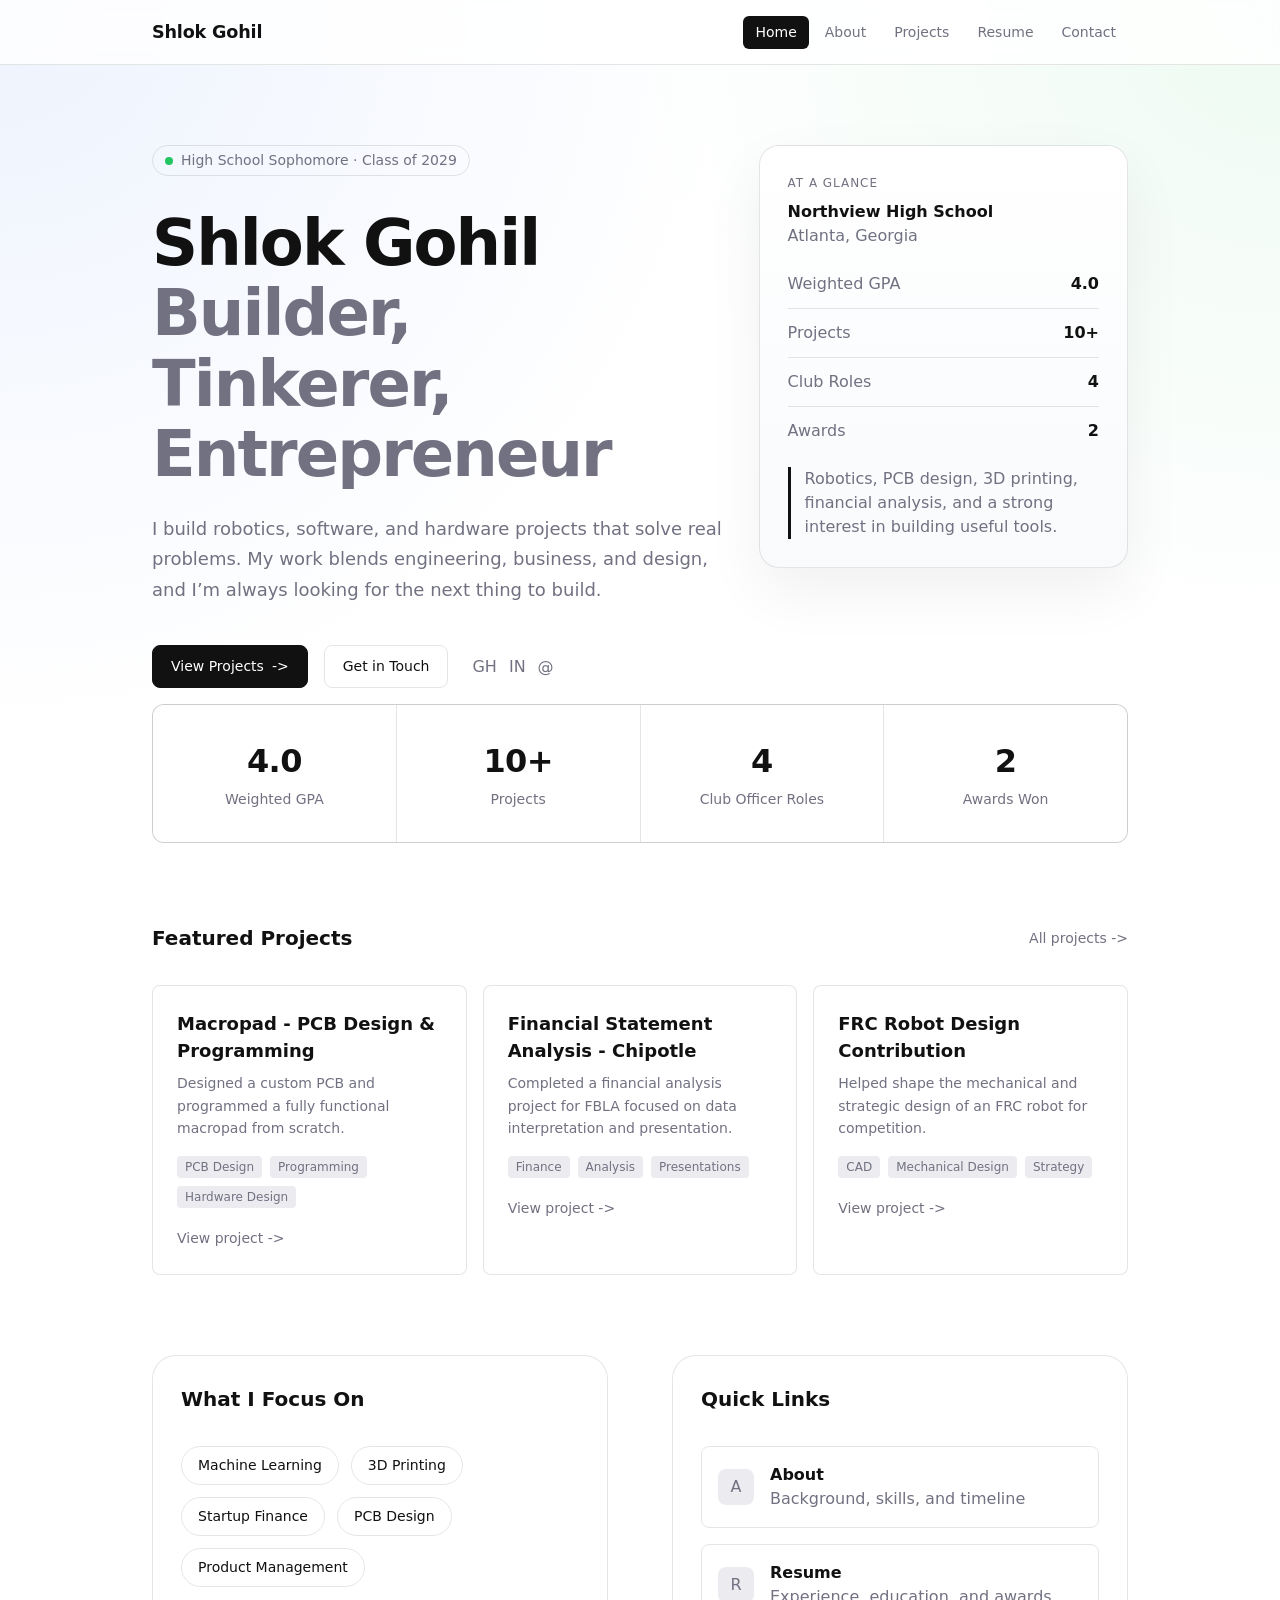
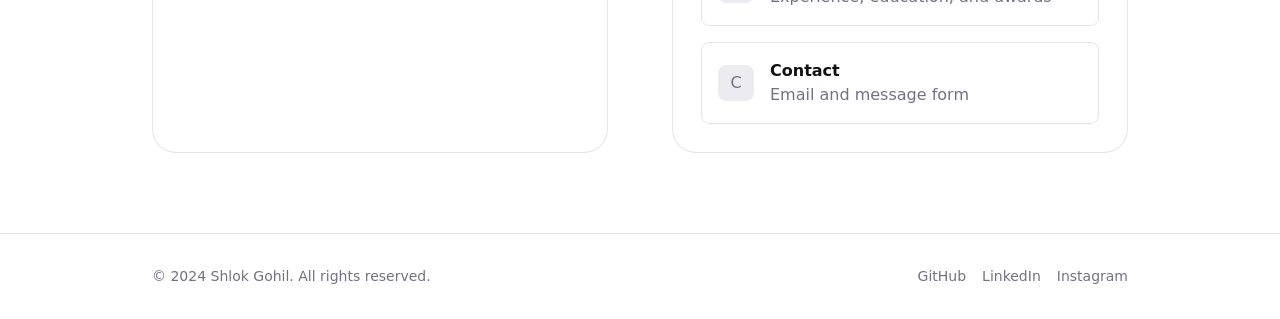
<file: index.html>
<!DOCTYPE html>
<html lang="en">
  <head>
    <meta charset="UTF-8" />
    <meta name="viewport" content="width=device-width, initial-scale=1.0" />
    <title>Shlok Gohil | Student Portfolio</title>
    <meta
      name="description"
      content="A student portfolio for Shlok Gohil with separate pages for about, projects, resume, and contact."
    />
    <link rel="stylesheet" href="styles.css" />
  </head>
  <body>
    <div class="page">
      <header class="site-header">
        <nav class="nav" aria-label="Main navigation">
          <a href="index.html" class="brand">Shlok Gohil</a>
          <ul class="nav-links">
            <li><a href="index.html" class="active">Home</a></li>
            <li><a href="about.html">About</a></li>
            <li><a href="projects.html">Projects</a></li>
            <li><a href="resume.html">Resume</a></li>
            <li><a href="contact.html">Contact</a></li>
          </ul>
        </nav>
      </header>

      <main>
        <section class="section hero">
          <div class="hero-grid">
            <div>
              <div class="eyebrow"><span class="dot"></span>High School Sophomore &middot; Class of 2029</div>
              <h1>Shlok Gohil<br /><span class="muted">Builder, Tinkerer, Entrepreneur</span></h1>
              <p class="lead">
                I build robotics, software, and hardware projects that solve real problems. My work blends engineering,
                business, and design, and I’m always looking for the next thing to build.
              </p>
              <div class="actions">
                <a class="button button-primary" href="projects.html">View Projects <span aria-hidden="true">-&gt;</span></a>
                <a class="button" href="contact.html">Get in Touch</a>
                <div class="icon-row" aria-label="Social links">
                  <a href="https://github.com/SG-925" aria-label="GitHub">GH</a>
                  <a href="https://www.linkedin.com/in/shlok-gohil-320a95397/" aria-label="LinkedIn">IN</a>
                  <a href="mailto:gohil.shlok@gmail.com" aria-label="Email">@</a>
                </div>
              </div>
            </div>

            <aside class="hero-panel">
              <div class="stack" style="gap: 24px;">
                <div>
                  <div class="muted" style="font-size: 0.75rem; text-transform: uppercase; letter-spacing: 0.08em;">At a glance</div>
                  <div style="margin-top: 8px;">
                    <strong>Northview High School</strong><br />
                    <span class="muted">Atlanta, Georgia</span>
                  </div>
                </div>
                <div class="mini-list">
                  <div><span class="muted">Weighted GPA</span><strong>4.0</strong></div>
                  <div><span class="muted">Projects</span><strong>10+</strong></div>
                  <div><span class="muted">Club Roles</span><strong>4</strong></div>
                  <div><span class="muted">Awards</span><strong>2</strong></div>
                </div>
                <div class="home-note muted">
                  Robotics, PCB design, 3D printing, financial analysis, and a strong interest in building useful tools.
                </div>
              </div>
            </aside>
          </div>

          <div class="stats" aria-label="Portfolio stats">
            <div class="stat"><strong>4.0</strong><span>Weighted GPA</span></div>
            <div class="stat"><strong>10+</strong><span>Projects</span></div>
            <div class="stat"><strong>4</strong><span>Club Officer Roles</span></div>
            <div class="stat"><strong>2</strong><span>Awards Won</span></div>
          </div>

          <div class="section-head">
            <h2>Featured Projects</h2>
            <a class="text-link" href="projects.html">All projects -&gt;</a>
          </div>
          <div class="grid grid-3">
            <article class="card">
              <h3>Macropad - PCB Design &amp; Programming</h3>
              <p>Designed a custom PCB and programmed a fully functional macropad from scratch.</p>
              <div class="tags"><span class="tag">PCB Design</span><span class="tag">Programming</span><span class="tag">Hardware Design</span></div>
              <div style="margin-top: 18px;"><a class="text-link" href="projects/macropad-pcb.html">View project -&gt;</a></div>
            </article>
            <article class="card">
              <h3>Financial Statement Analysis - Chipotle</h3>
              <p>Completed a financial analysis project for FBLA focused on data interpretation and presentation.</p>
              <div class="tags"><span class="tag">Finance</span><span class="tag">Analysis</span><span class="tag">Presentations</span></div>
              <div style="margin-top: 18px;"><a class="text-link" href="projects/financial-analysis-chipotle.html">View project -&gt;</a></div>
            </article>
            <article class="card">
              <h3>FRC Robot Design Contribution</h3>
              <p>Helped shape the mechanical and strategic design of an FRC robot for competition.</p>
              <div class="tags"><span class="tag">CAD</span><span class="tag">Mechanical Design</span><span class="tag">Strategy</span></div>
              <div style="margin-top: 18px;"><a class="text-link" href="projects/frc-robot.html">View project -&gt;</a></div>
            </article>
          </div>

          <div class="two-column" style="margin-top: 80px;">
            <div class="section-surface">
              <h2>What I Focus On</h2>
              <div class="pill-row">
                <span class="pill">Machine Learning</span>
                <span class="pill">3D Printing</span>
                <span class="pill">Startup Finance</span>
                <span class="pill">PCB Design</span>
                <span class="pill">Product Management</span>
              </div>
            </div>
            <div class="section-surface">
              <h2>Quick Links</h2>
              <div class="stack">
                <a class="contact-card" href="about.html"><span class="contact-icon">A</span><span><strong>About</strong><br /><span class="muted">Background, skills, and timeline</span></span></a>
                <a class="contact-card" href="resume.html"><span class="contact-icon">R</span><span><strong>Resume</strong><br /><span class="muted">Experience, education, and awards</span></span></a>
                <a class="contact-card" href="contact.html"><span class="contact-icon">C</span><span><strong>Contact</strong><br /><span class="muted">Email and message form</span></span></a>
              </div>
            </div>
          </div>
        </section>
      </main>

      <footer class="site-footer">
        <div class="footer-inner">
          <span>&copy; 2024 Shlok Gohil. All rights reserved.</span>
          <div class="footer-links"><a href="https://github.com/SG-925">GitHub</a><a href="https://www.linkedin.com/in/shlok-gohil-320a95397/">LinkedIn</a><a href="#">Instagram</a></div>
        </div>
      </footer>
    </div>

    <script src="script.js"></script>
  </body>
</html>
</file>
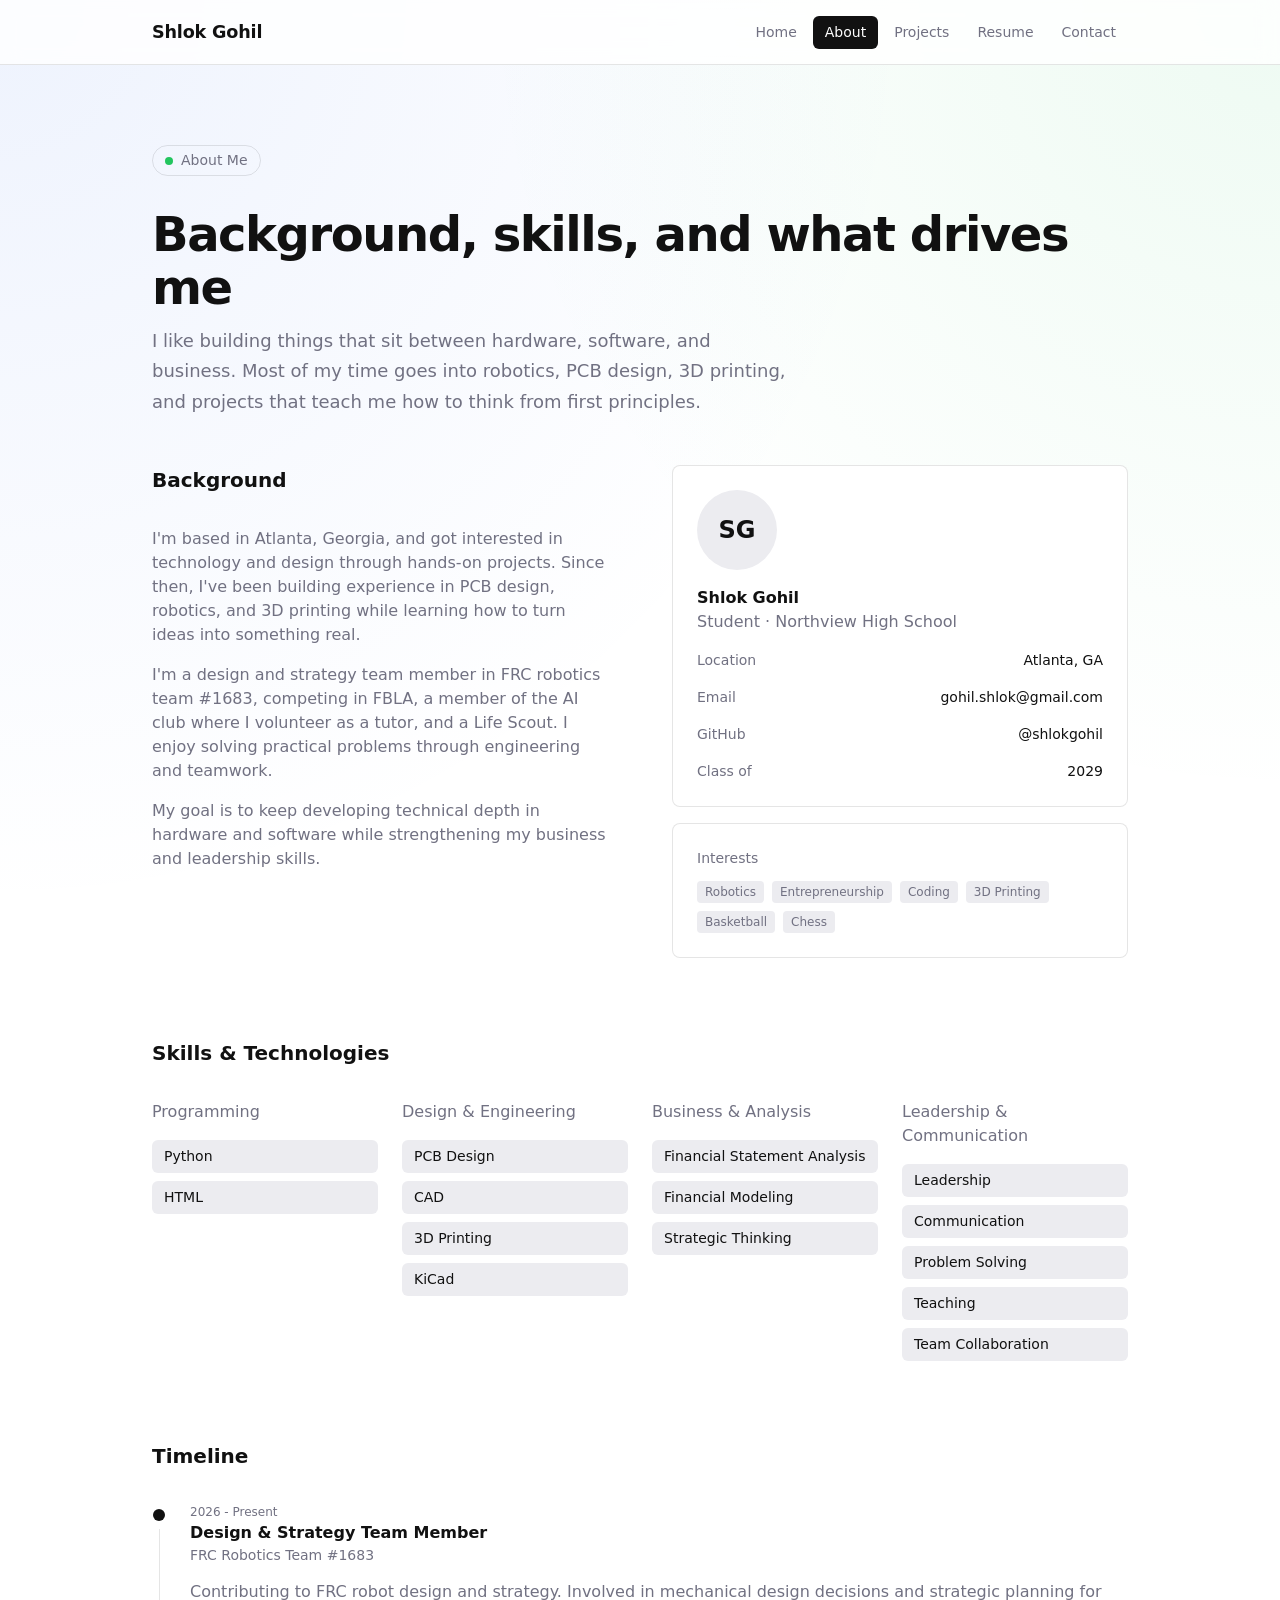
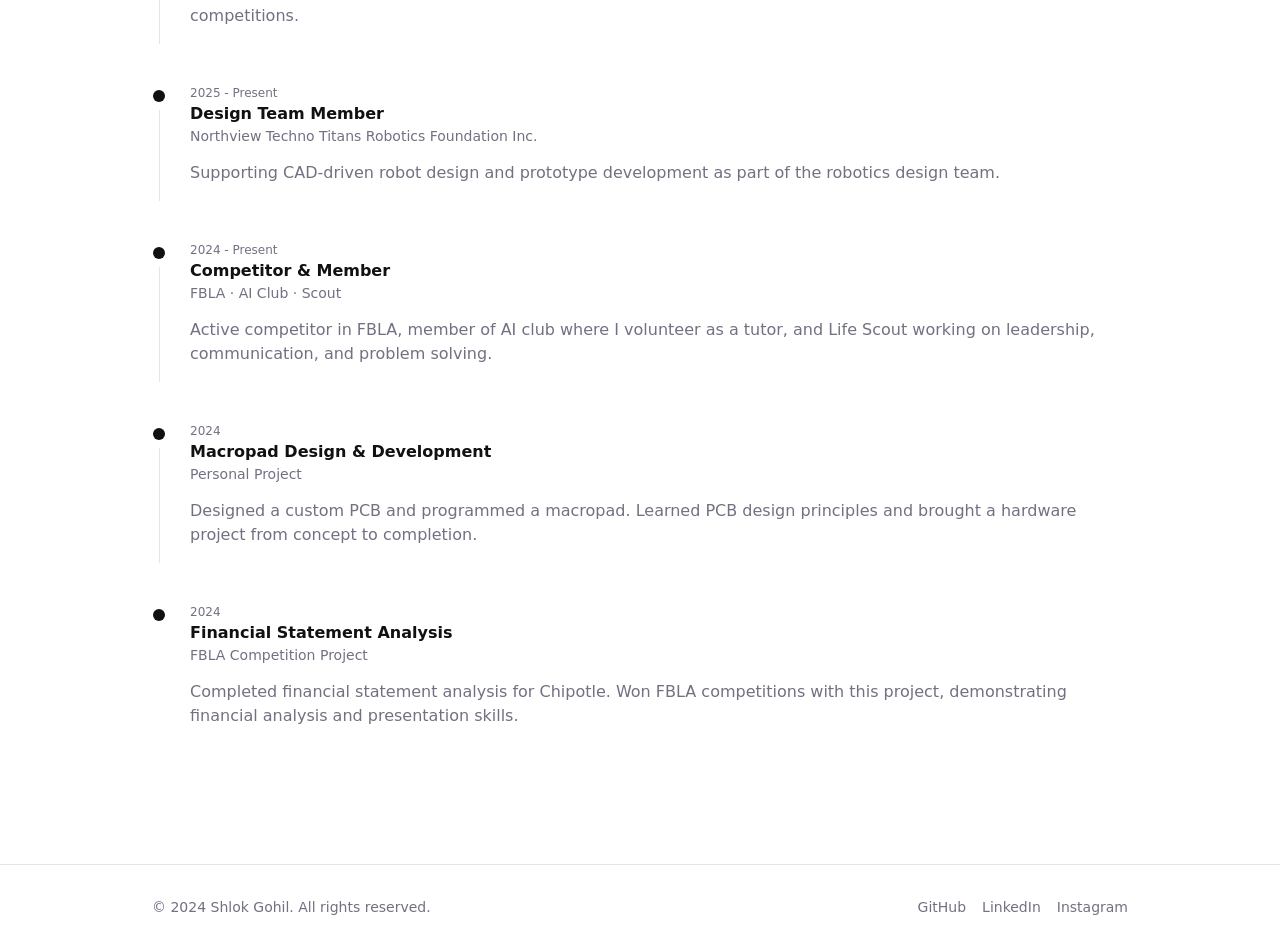
<file: about.html>
<!DOCTYPE html>
<html lang="en">
  <head>
    <meta charset="UTF-8" />
    <meta name="viewport" content="width=device-width, initial-scale=1.0" />
    <title>About | Shlok Gohil</title>
    <link rel="stylesheet" href="styles.css" />
  </head>
  <body>
    <div class="page">
      <header class="site-header">
        <nav class="nav" aria-label="Main navigation">
          <a href="index.html" class="brand">Shlok Gohil</a>
          <ul class="nav-links">
            <li><a href="index.html">Home</a></li>
            <li><a href="about.html" class="active">About</a></li>
            <li><a href="projects.html">Projects</a></li>
            <li><a href="resume.html">Resume</a></li>
            <li><a href="contact.html">Contact</a></li>
          </ul>
        </nav>
      </header>

      <main>
        <section class="section">
          <div class="section-head">
            <div>
              <div class="eyebrow"><span class="dot"></span>About Me</div>
              <h1 class="page-title" style="margin-bottom: 12px;">Background, skills, and what drives me</h1>
              <p class="lead" style="margin-bottom: 0;">
                I like building things that sit between hardware, software, and business. Most of my time goes into
                robotics, PCB design, 3D printing, and projects that teach me how to think from first principles.
              </p>
            </div>
          </div>

          <div class="two-column" style="margin-top: 48px;">
            <div>
              <h2>Background</h2>
              <p class="muted">I'm based in Atlanta, Georgia, and got interested in technology and design through hands-on projects. Since then, I've been building experience in PCB design, robotics, and 3D printing while learning how to turn ideas into something real.</p>
              <p class="muted">I'm a design and strategy team member in FRC robotics team #1683, competing in FBLA, a member of the AI club where I volunteer as a tutor, and a Life Scout. I enjoy solving practical problems through engineering and teamwork.</p>
              <p class="muted">My goal is to keep developing technical depth in hardware and software while strengthening my business and leadership skills.</p>
            </div>
            <div class="stack">
              <div class="card stack">
                <div class="profile-mark">SG</div>
                <div><strong>Shlok Gohil</strong><br /><span class="muted">Student &middot; Northview High School</span></div>
                <div class="stack">
                  <div class="detail-row"><span class="muted">Location</span><span>Atlanta, GA</span></div>
                  <div class="detail-row"><span class="muted">Email</span><span>gohil.shlok@gmail.com</span></div>
                  <div class="detail-row"><span class="muted">GitHub</span><span>@shlokgohil</span></div>
                  <div class="detail-row"><span class="muted">Class of</span><span>2029</span></div>
                </div>
              </div>
              <div class="card">
                <div class="muted" style="font-size: 0.875rem; margin-bottom: 12px;">Interests</div>
                <div class="tags"><span class="tag">Robotics</span><span class="tag">Entrepreneurship</span><span class="tag">Coding</span><span class="tag">3D Printing</span><span class="tag">Basketball</span><span class="tag">Chess</span></div>
              </div>
            </div>
          </div>

          <h2 style="margin-top: 80px;">Skills &amp; Technologies</h2>
          <div class="grid grid-4">
            <div><p class="muted">Programming</p><div class="skill-list"><span>Python</span><span>HTML</span></div></div>
            <div><p class="muted">Design &amp; Engineering</p><div class="skill-list"><span>PCB Design</span><span>CAD</span><span>3D Printing</span><span>KiCad</span></div></div>
            <div><p class="muted">Business &amp; Analysis</p><div class="skill-list"><span>Financial Statement Analysis</span><span>Financial Modeling</span><span>Strategic Thinking</span></div></div>
            <div><p class="muted">Leadership &amp; Communication</p><div class="skill-list"><span>Leadership</span><span>Communication</span><span>Problem Solving</span><span>Teaching</span><span>Team Collaboration</span></div></div>
          </div>

          <h2 style="margin-top: 80px;">Timeline</h2>
          <div>
            <div class="timeline-item"><div class="timeline-line"><span class="timeline-dot"></span><span class="timeline-stem"></span></div><div><div class="muted" style="font-size: 0.75rem;">2026 - Present</div><strong>Design &amp; Strategy Team Member</strong><p class="muted" style="font-size: 0.875rem;">FRC Robotics Team #1683</p><p class="muted">Contributing to FRC robot design and strategy. Involved in mechanical design decisions and strategic planning for competitions.</p></div></div>
            <div class="timeline-item"><div class="timeline-line"><span class="timeline-dot"></span><span class="timeline-stem"></span></div><div><div class="muted" style="font-size: 0.75rem;">2025 - Present</div><strong>Design Team Member</strong><p class="muted" style="font-size: 0.875rem;">Northview Techno Titans Robotics Foundation Inc.</p><p class="muted">Supporting CAD-driven robot design and prototype development as part of the robotics design team.</p></div></div>
            <div class="timeline-item"><div class="timeline-line"><span class="timeline-dot"></span><span class="timeline-stem"></span></div><div><div class="muted" style="font-size: 0.75rem;">2024 - Present</div><strong>Competitor &amp; Member</strong><p class="muted" style="font-size: 0.875rem;">FBLA &middot; AI Club &middot; Scout</p><p class="muted">Active competitor in FBLA, member of AI club where I volunteer as a tutor, and Life Scout working on leadership, communication, and problem solving.</p></div></div>
            <div class="timeline-item"><div class="timeline-line"><span class="timeline-dot"></span><span class="timeline-stem"></span></div><div><div class="muted" style="font-size: 0.75rem;">2024</div><strong>Macropad Design &amp; Development</strong><p class="muted" style="font-size: 0.875rem;">Personal Project</p><p class="muted">Designed a custom PCB and programmed a macropad. Learned PCB design principles and brought a hardware project from concept to completion.</p></div></div>
            <div class="timeline-item"><div class="timeline-line"><span class="timeline-dot"></span></div><div><div class="muted" style="font-size: 0.75rem;">2024</div><strong>Financial Statement Analysis</strong><p class="muted" style="font-size: 0.875rem;">FBLA Competition Project</p><p class="muted">Completed financial statement analysis for Chipotle. Won FBLA competitions with this project, demonstrating financial analysis and presentation skills.</p></div></div>
          </div>
        </section>
      </main>

      <footer class="site-footer">
        <div class="footer-inner">
          <span>&copy; 2024 Shlok Gohil. All rights reserved.</span>
          <div class="footer-links"><a href="https://github.com/SG-925">GitHub</a><a href="https://www.linkedin.com/in/shlok-gohil-320a95397/">LinkedIn</a><a href="#">Instagram</a></div>
        </div>
      </footer>
    </div>

    <script src="script.js"></script>
  </body>
</html>
</file>
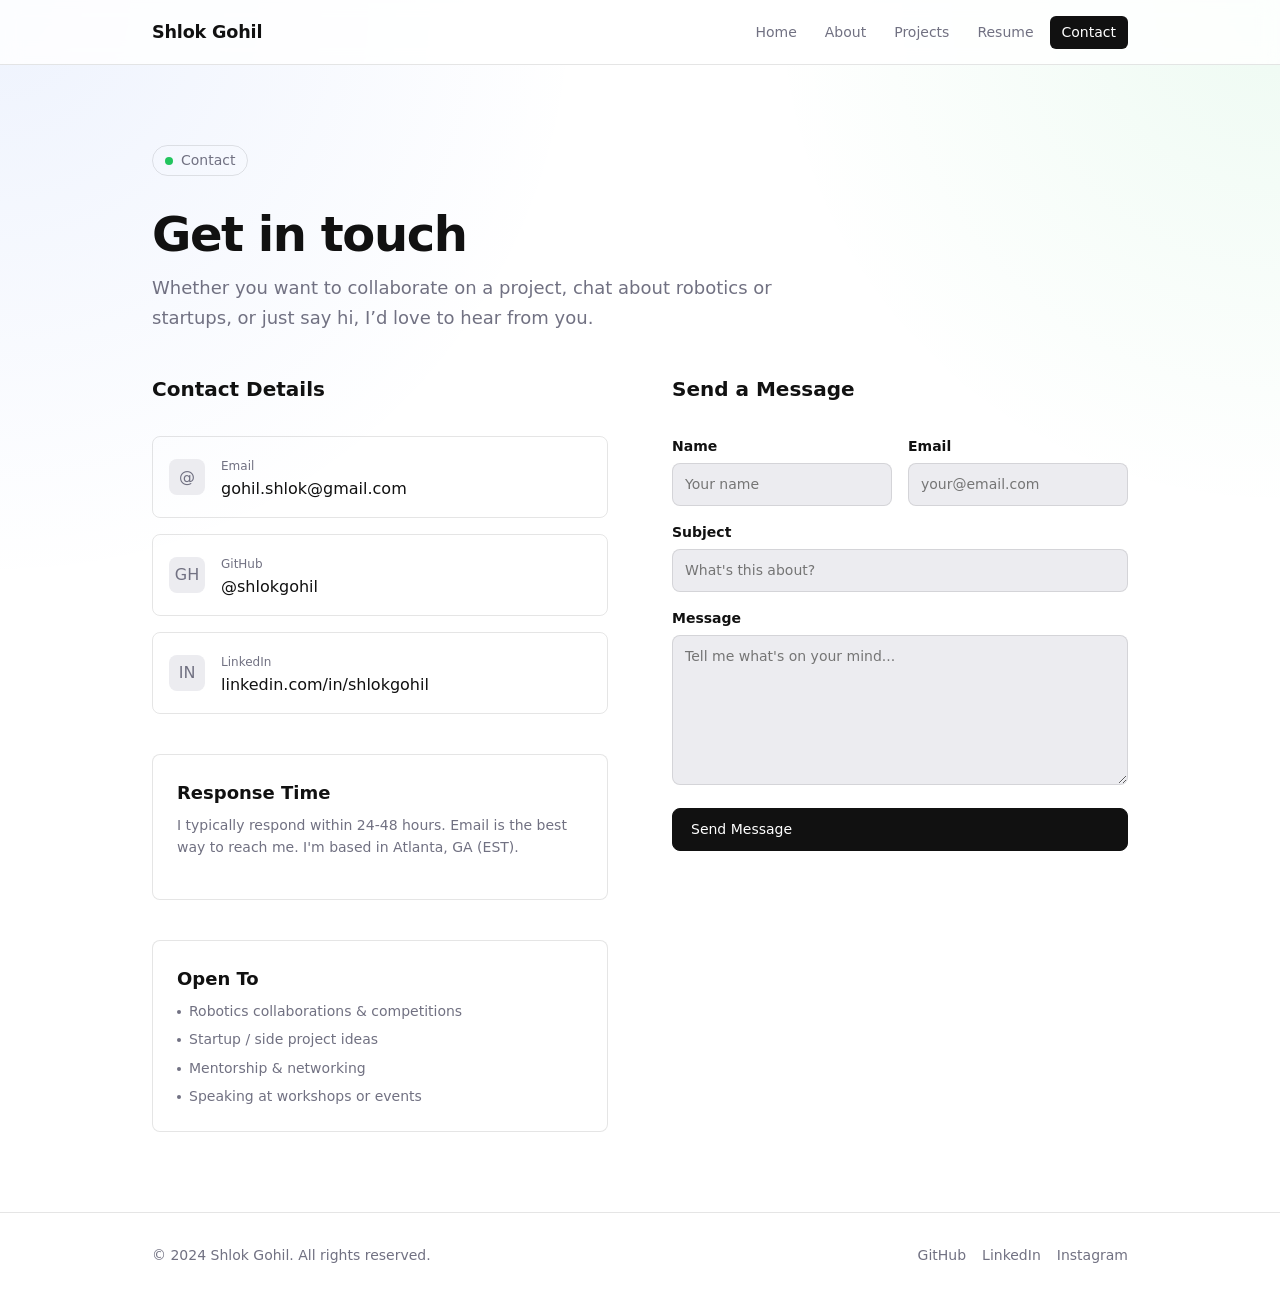
<file: contact.html>
<!DOCTYPE html>
<html lang="en">
  <head>
    <meta charset="UTF-8" />
    <meta name="viewport" content="width=device-width, initial-scale=1.0" />
    <title>Contact | Shlok Gohil</title>
    <link rel="stylesheet" href="styles.css" />
  </head>
  <body>
    <div class="page">
      <header class="site-header">
        <nav class="nav" aria-label="Main navigation">
          <a href="index.html" class="brand">Shlok Gohil</a>
          <ul class="nav-links">
            <li><a href="index.html">Home</a></li>
            <li><a href="about.html">About</a></li>
            <li><a href="projects.html">Projects</a></li>
            <li><a href="resume.html">Resume</a></li>
            <li><a href="contact.html" class="active">Contact</a></li>
          </ul>
        </nav>
      </header>

      <main>
        <section class="section">
          <div class="eyebrow"><span class="dot"></span>Contact</div>
          <h1 class="page-title" style="margin-bottom: 12px;">Get in touch</h1>
          <p class="lead">Whether you want to collaborate on a project, chat about robotics or startups, or just say hi, I’d love to hear from you.</p>

          <div class="two-column">
            <div class="stack" style="gap: 40px;">
              <div>
                <h2>Contact Details</h2>
                <div class="stack">
                  <a class="contact-card" href="mailto:gohil.shlok@gmail.com"><span class="contact-icon">@</span><span><span class="muted" style="font-size: 0.75rem;">Email</span><br />gohil.shlok@gmail.com</span></a>
                  <a class="contact-card" href="https://github.com/SG-925"><span class="contact-icon">GH</span><span><span class="muted" style="font-size: 0.75rem;">GitHub</span><br />@shlokgohil</span></a>
                  <a class="contact-card" href="https://www.linkedin.com/in/shlok-gohil-320a95397/"><span class="contact-icon">IN</span><span><span class="muted" style="font-size: 0.75rem;">LinkedIn</span><br />linkedin.com/in/shlokgohil</span></a>
                </div>
              </div>
              <div class="card"><h3>Response Time</h3><p>I typically respond within 24-48 hours. Email is the best way to reach me. I'm based in Atlanta, GA (EST).</p></div>
              <div class="card"><h3>Open To</h3><ul class="bullets"><li>Robotics collaborations &amp; competitions</li><li>Startup / side project ideas</li><li>Mentorship &amp; networking</li><li>Speaking at workshops or events</li></ul></div>
            </div>
            <div>
              <h2>Send a Message</h2>
              <form id="contactForm">
                <div class="grid grid-2">
                  <div><label for="name">Name</label><input id="name" name="name" required placeholder="Your name" /></div>
                  <div><label for="email">Email</label><input id="email" name="email" type="email" required placeholder="your@email.com" /></div>
                </div>
                <div><label for="subject">Subject</label><input id="subject" name="subject" required placeholder="What's this about?" /></div>
                <div><label for="message">Message</label><textarea id="message" name="message" required placeholder="Tell me what's on your mind..."></textarea></div>
                <button class="button button-primary" type="submit">Send Message</button>
              </form>
              <div class="success" id="successMessage">
                <h3>Message Sent!</h3>
                <p class="muted">Thanks for reaching out. I'll get back to you within 48 hours.</p>
                <button class="button" id="sendAnother" type="button">Send Another</button>
              </div>
            </div>
          </div>
        </section>
      </main>

      <footer class="site-footer">
        <div class="footer-inner">
          <span>&copy; 2024 Shlok Gohil. All rights reserved.</span>
          <div class="footer-links"><a href="https://github.com/SG-925">GitHub</a><a href="https://www.linkedin.com/in/shlok-gohil-320a95397/">LinkedIn</a><a href="#">Instagram</a></div>
        </div>
      </footer>
    </div>

    <script src="script.js"></script>
  </body>
</html>
</file>
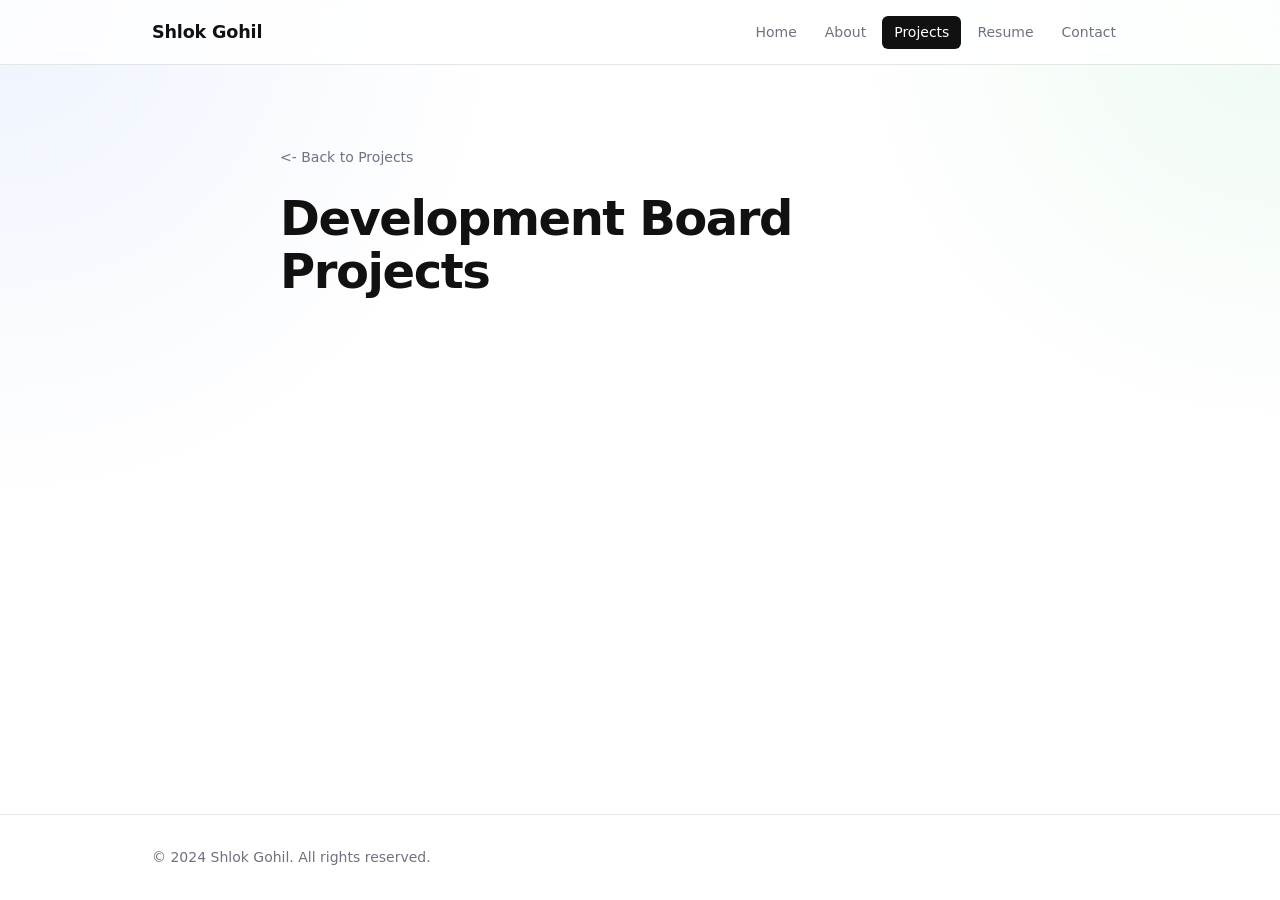
<file: Development_Board.html>
<!DOCTYPE html>
<html lang="en">
  <head>
    <meta charset="UTF-8" />
    <meta name="viewport" content="width=device-width, initial-scale=1.0" />
    <title>Development Board Projects | Shlok Gohil Portfolio</title>
    <link rel="stylesheet" href="../styles.css" />
  </head>
  <body>
    <div class="page">
      <header class="site-header">
        <nav class="nav" aria-label="Main navigation">
          <a href="../index.html" class="brand">Shlok Gohil</a>
          <ul class="nav-links">
            <li><a href="../index.html">Home</a></li>
            <li><a href="../about.html">About</a></li>
            <li><a href="../projects.html" class="active">Projects</a></li>
            <li><a href="../resume.html">Resume</a></li>
            <li><a href="../contact.html">Contact</a></li>
          </ul>
        </nav>
      </header>

      <main>
        <section class="section section-narrow">
          <a href="../projects.html" class="text-link" style="margin-bottom: 24px;">&lt;- Back to Projects</a>
          <h1 class="page-title">Development Board Projects</h1>
          
          <!-- Content goes here -->
          <div class="stack" style="gap: 40px; margin-top: 40px;">
            <!-- Add your project content here -->
          </div>
        </section>
      </main>

      <footer class="site-footer">
        <div class="footer-inner">
          <span>&copy; 2024 Shlok Gohil. All rights reserved.</span>
          <div class="footer-links"><a href="
</file>
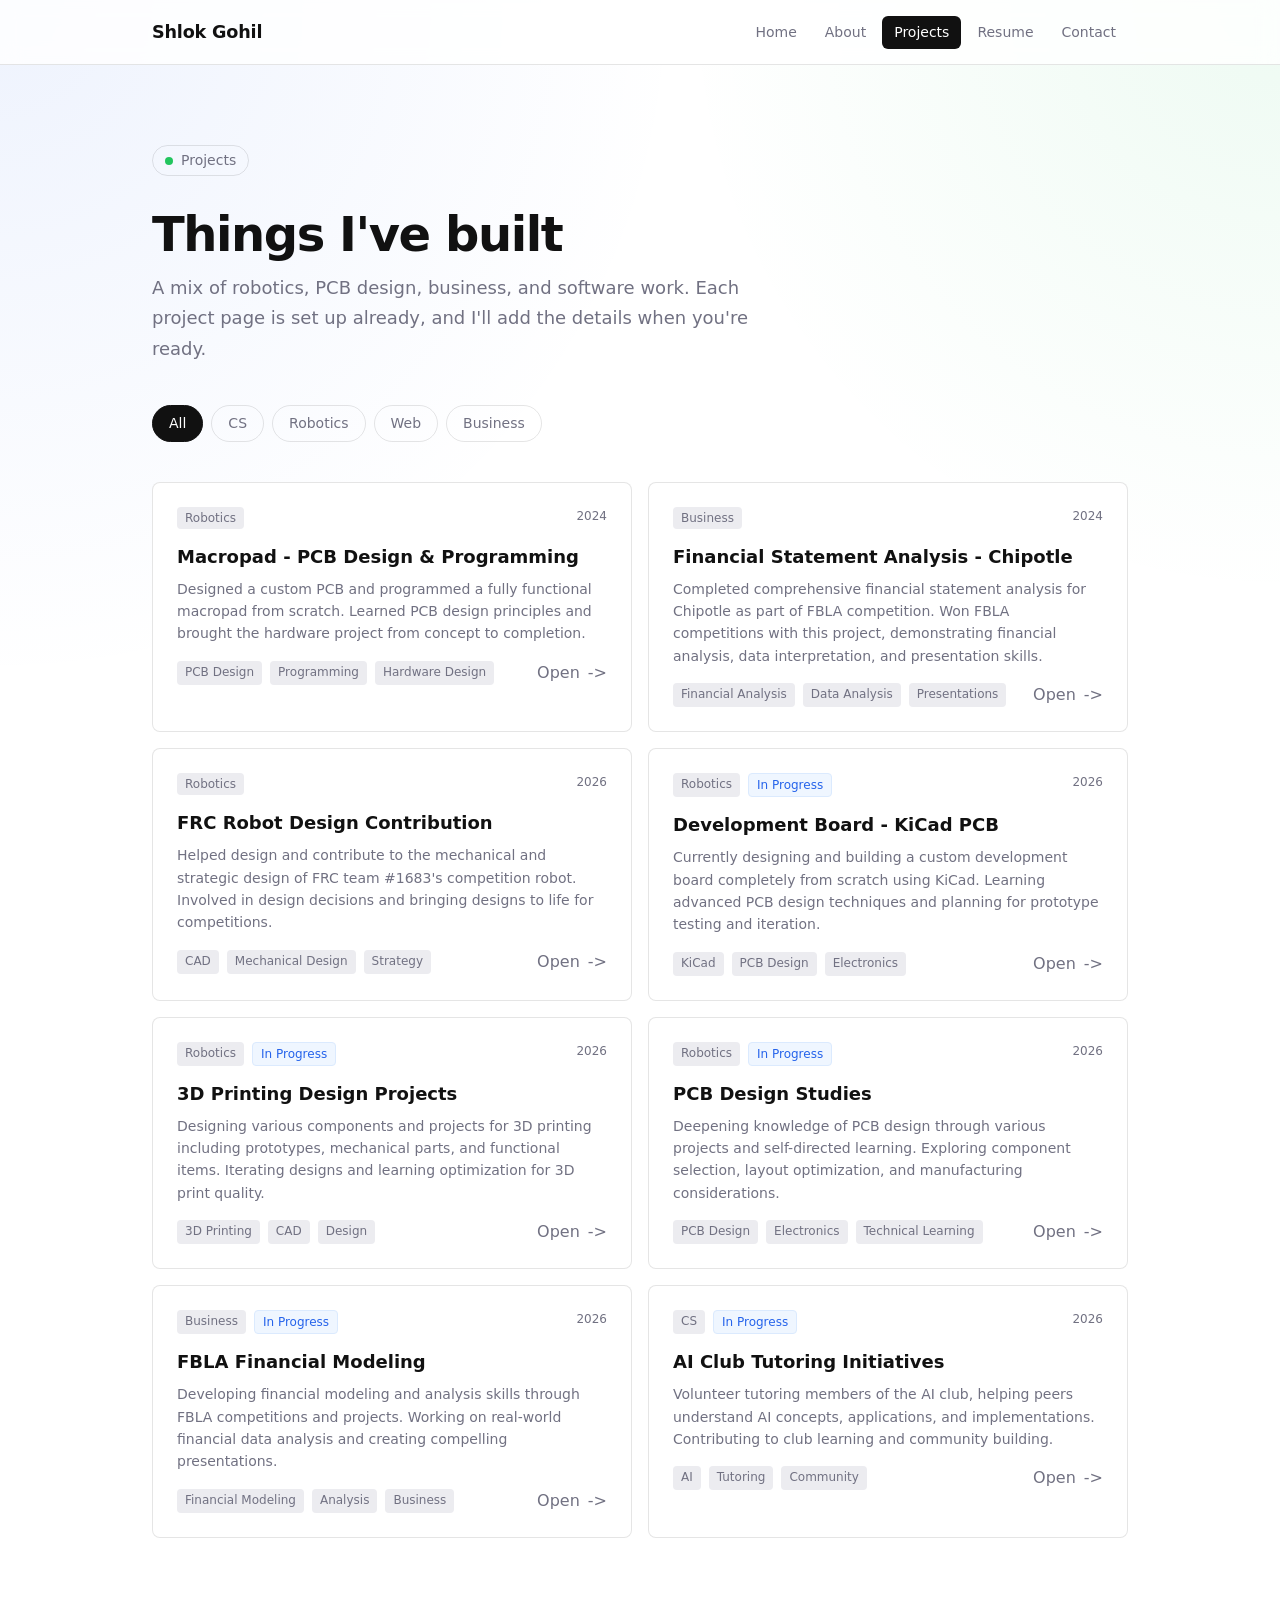
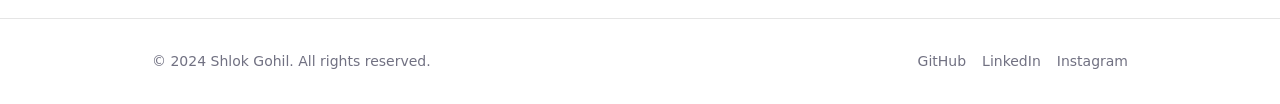
<file: projects.html>
<!DOCTYPE html>
<html lang="en">
  <head>
    <meta charset="UTF-8" />
    <meta name="viewport" content="width=device-width, initial-scale=1.0" />
    <title>Projects | Shlok Gohil</title>
    <link rel="stylesheet" href="styles.css" />
  </head>
  <body>
    <div class="page">
      <header class="site-header">
        <nav class="nav" aria-label="Main navigation">
          <a href="index.html" class="brand">Shlok Gohil</a>
          <ul class="nav-links">
            <li><a href="index.html">Home</a></li>
            <li><a href="about.html">About</a></li>
            <li><a href="projects.html" class="active">Projects</a></li>
            <li><a href="resume.html">Resume</a></li>
            <li><a href="contact.html">Contact</a></li>
          </ul>
        </nav>
      </header>

      <main>
        <section class="section">
          <div class="eyebrow"><span class="dot"></span>Projects</div>
          <h1 class="page-title" style="margin-bottom: 12px;">Things I've built</h1>
          <p class="lead">
            A mix of robotics, PCB design, business, and software work. Each project page is set up already, and I'll
            add the details when you're ready.
          </p>

          <div class="filters" aria-label="Project filters">
            <button class="filter active" data-filter="All">All</button>
            <button class="filter" data-filter="CS">CS</button>
            <button class="filter" data-filter="Robotics">Robotics</button>
            <button class="filter" data-filter="Web">Web</button>
            <button class="filter" data-filter="Business">Business</button>
          </div>

          <div class="grid grid-2" id="projectGrid"></div>
        </section>
      </main>

      <footer class="site-footer">
        <div class="footer-inner">
          <span>&copy; 2024 Shlok Gohil. All rights reserved.</span>
          <div class="footer-links"><a href="https://github.com/SG-925">GitHub</a><a href="https://www.linkedin.com/in/shlok-gohil-320a95397/">LinkedIn</a><a href="#">Instagram</a></div>
        </div>
      </footer>
    </div>

    <script src="script.js"></script>
  </body>
</html>
</file>
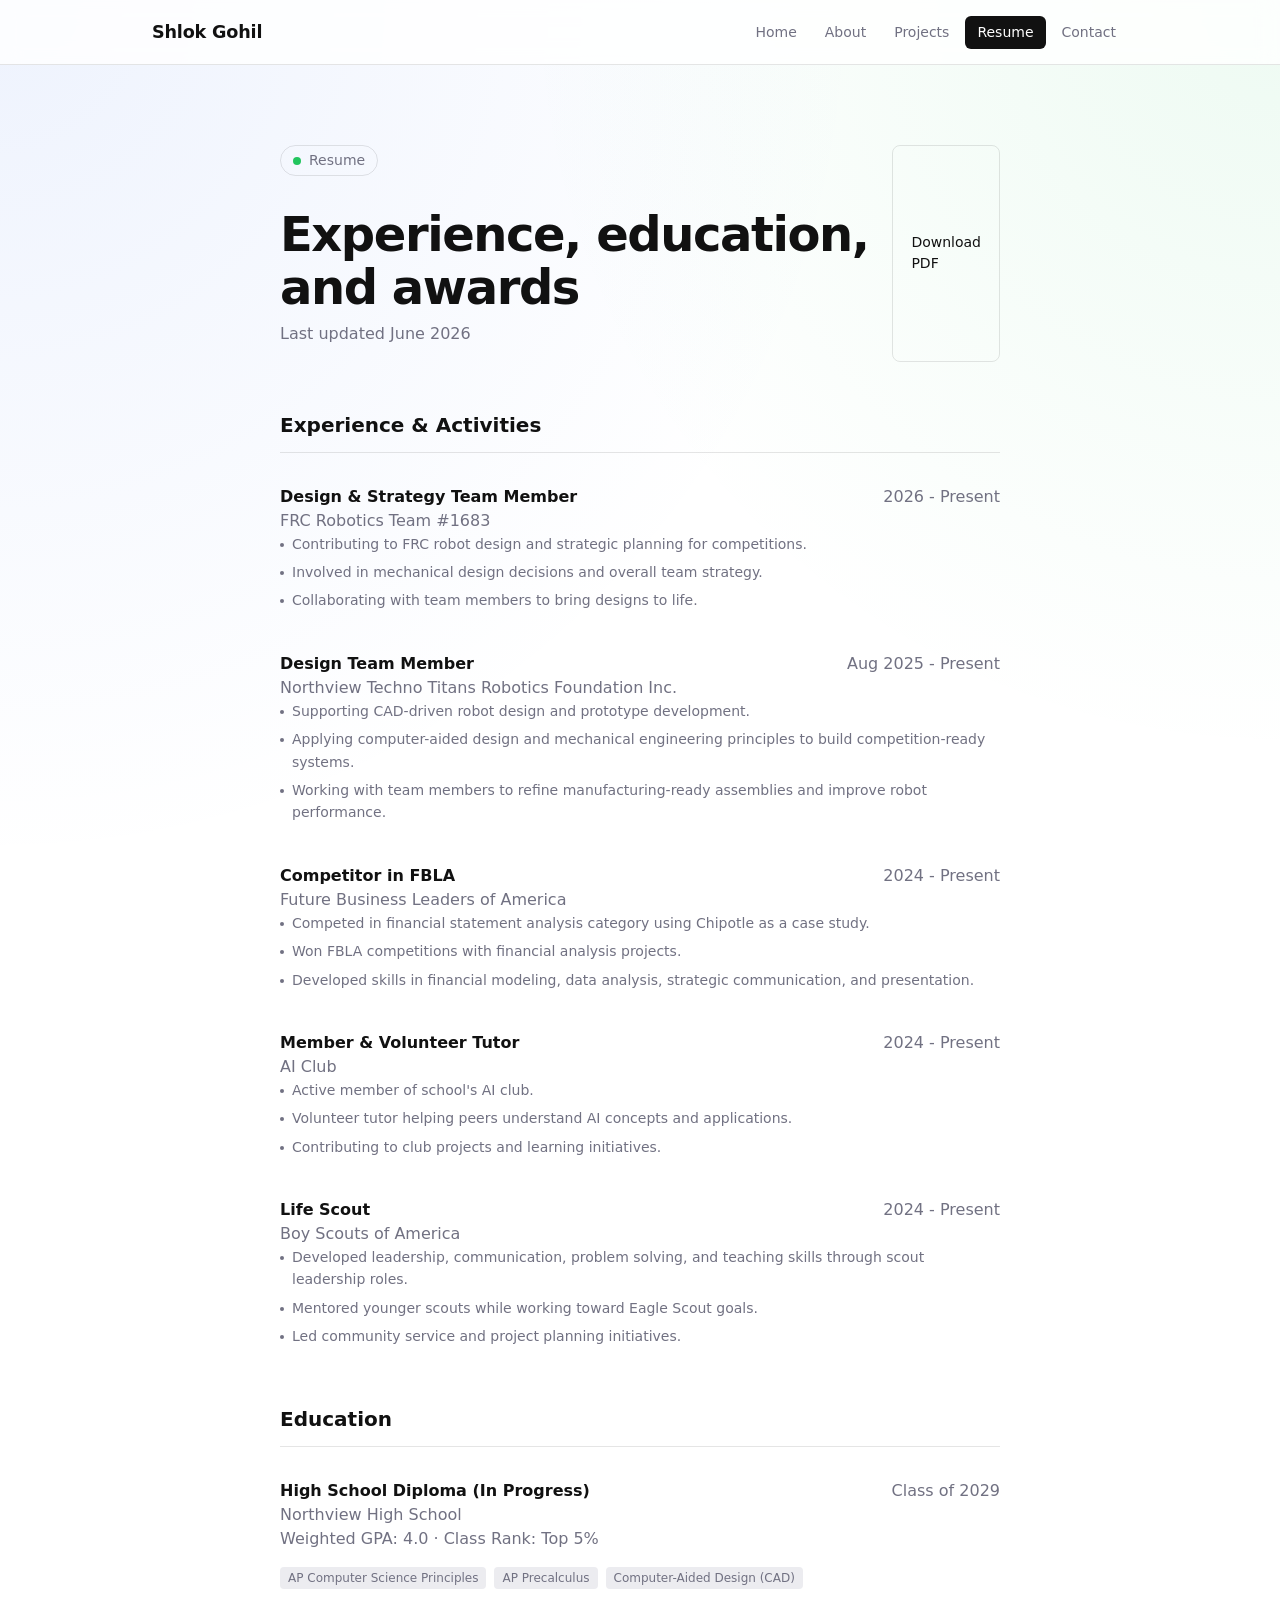
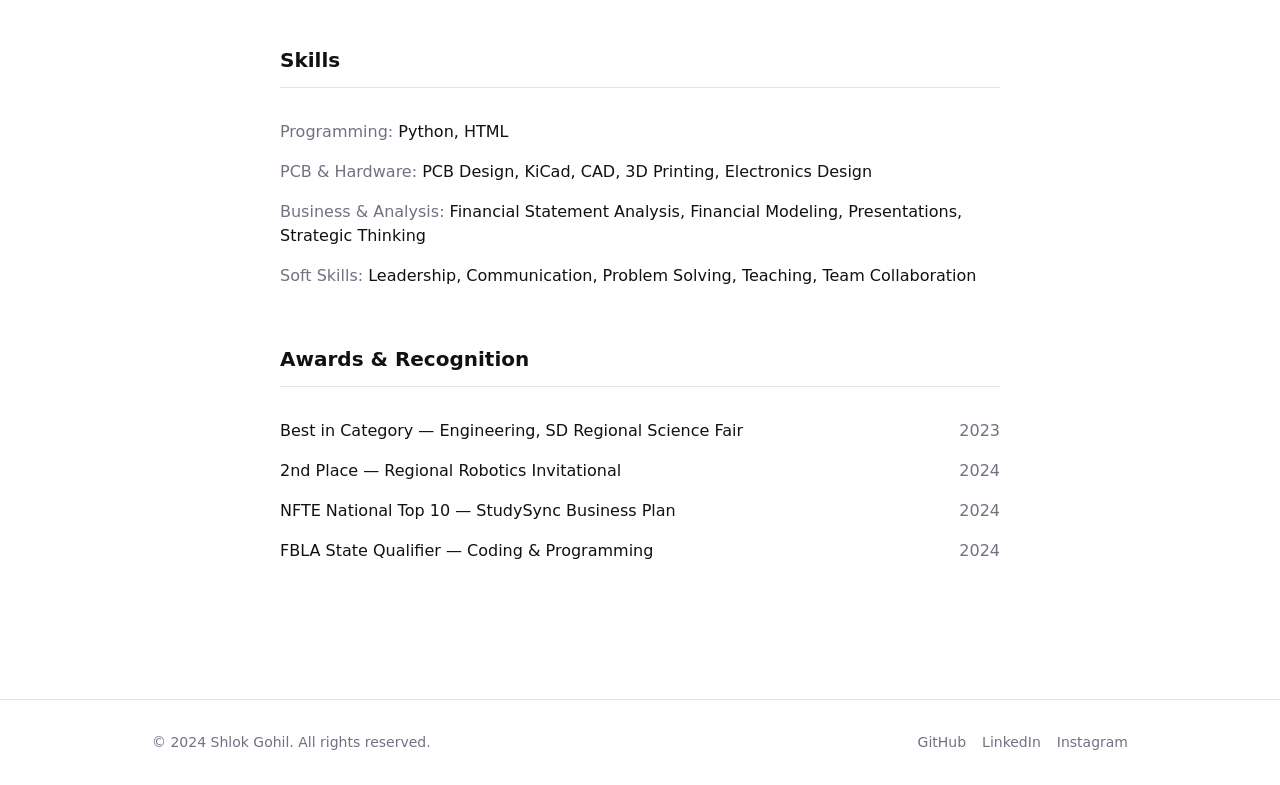
<file: resume.html>
<!DOCTYPE html>
<html lang="en">
  <head>
    <meta charset="UTF-8" />
    <meta name="viewport" content="width=device-width, initial-scale=1.0" />
    <title>Resume | Shlok Gohil</title>
    <link rel="stylesheet" href="styles.css" />
  </head>
  <body>
    <div class="page">
      <header class="site-header">
        <nav class="nav" aria-label="Main navigation">
          <a href="index.html" class="brand">Shlok Gohil</a>
          <ul class="nav-links">
            <li><a href="index.html">Home</a></li>
            <li><a href="about.html">About</a></li>
            <li><a href="projects.html">Projects</a></li>
            <li><a href="resume.html" class="active">Resume</a></li>
            <li><a href="contact.html">Contact</a></li>
          </ul>
        </nav>
      </header>

      <main>
        <section class="section section-narrow">
          <div class="resume-row" style="margin-bottom: 48px;">
            <div>
              <div class="eyebrow"><span class="dot"></span>Resume</div>
              <h1 class="page-title" style="margin-bottom: 8px;">Experience, education, and awards</h1>
              <p class="muted">Last updated June 2026</p>
            </div>
            <a class="button" href="#">Download PDF</a>
          </div>

          <div class="resume-section">
            <h2>Experience &amp; Activities</h2>
            <div class="resume-item"><div class="resume-row"><div><strong>Design &amp; Strategy Team Member</strong><br /><span class="muted">FRC Robotics Team #1683</span></div><span class="muted">2026 - Present</span></div><ul class="bullets"><li>Contributing to FRC robot design and strategic planning for competitions.</li><li>Involved in mechanical design decisions and overall team strategy.</li><li>Collaborating with team members to bring designs to life.</li></ul></div>
            <div class="resume-item"><div class="resume-row"><div><strong>Design Team Member</strong><br /><span class="muted">Northview Techno Titans Robotics Foundation Inc.</span></div><span class="muted">Aug 2025 - Present</span></div><ul class="bullets"><li>Supporting CAD-driven robot design and prototype development.</li><li>Applying computer-aided design and mechanical engineering principles to build competition-ready systems.</li><li>Working with team members to refine manufacturing-ready assemblies and improve robot performance.</li></ul></div>
            <div class="resume-item"><div class="resume-row"><div><strong>Competitor in FBLA</strong><br /><span class="muted">Future Business Leaders of America</span></div><span class="muted">2024 - Present</span></div><ul class="bullets"><li>Competed in financial statement analysis category using Chipotle as a case study.</li><li>Won FBLA competitions with financial analysis projects.</li><li>Developed skills in financial modeling, data analysis, strategic communication, and presentation.</li></ul></div>
            <div class="resume-item"><div class="resume-row"><div><strong>Member &amp; Volunteer Tutor</strong><br /><span class="muted">AI Club</span></div><span class="muted">2024 - Present</span></div><ul class="bullets"><li>Active member of school's AI club.</li><li>Volunteer tutor helping peers understand AI concepts and applications.</li><li>Contributing to club projects and learning initiatives.</li></ul></div>
            <div class="resume-item"><div class="resume-row"><div><strong>Life Scout</strong><br /><span class="muted">Boy Scouts of America</span></div><span class="muted">2024 - Present</span></div><ul class="bullets"><li>Developed leadership, communication, problem solving, and teaching skills through scout leadership roles.</li><li>Mentored younger scouts while working toward Eagle Scout goals.</li><li>Led community service and project planning initiatives.</li></ul></div>
          </div>

          <div class="resume-section">
            <h2>Education</h2>
            <div class="resume-row"><div><strong>High School Diploma (In Progress)</strong><br /><span class="muted">Northview High School</span></div><span class="muted">Class of 2029</span></div>
            <p class="muted">Weighted GPA: 4.0 &middot; Class Rank: Top 5%</p>
            <div class="tags"><span class="tag">AP Computer Science Principles</span><span class="tag">AP Precalculus</span><span class="tag">Computer-Aided Design (CAD)</span></div>
          </div>

          <div class="resume-section">
            <h2>Skills</h2>
            <p><span class="muted">Programming:</span> Python, HTML</p>
            <p><span class="muted">PCB &amp; Hardware:</span> PCB Design, KiCad, CAD, 3D Printing, Electronics Design</p>
            <p><span class="muted">Business &amp; Analysis:</span> Financial Statement Analysis, Financial Modeling, Presentations, Strategic Thinking</p>
            <p><span class="muted">Soft Skills:</span> Leadership, Communication, Problem Solving, Teaching, Team Collaboration</p>
          </div>

          <div class="resume-section">
            <h2>Awards &amp; Recognition</h2>
            <div class="stack">
              <div class="award-row"><span>Best in Category &mdash; Engineering, SD Regional Science Fair</span><span class="muted">2023</span></div>
              <div class="award-row"><span>2nd Place &mdash; Regional Robotics Invitational</span><span class="muted">2024</span></div>
              <div class="award-row"><span>NFTE National Top 10 &mdash; StudySync Business Plan</span><span class="muted">2024</span></div>
              <div class="award-row"><span>FBLA State Qualifier &mdash; Coding &amp; Programming</span><span class="muted">2024</span></div>
            </div>
          </div>
        </section>
      </main>

      <footer class="site-footer">
        <div class="footer-inner">
          <span>&copy; 2024 Shlok Gohil. All rights reserved.</span>
          <div class="footer-links"><a href="https://github.com/SG-925">GitHub</a><a href="https://www.linkedin.com/in/shlok-gohil-320a95397/">LinkedIn</a><a href="#">Instagram</a></div>
        </div>
      </footer>
    </div>

    <script src="script.js"></script>
  </body>
</html>
</file>
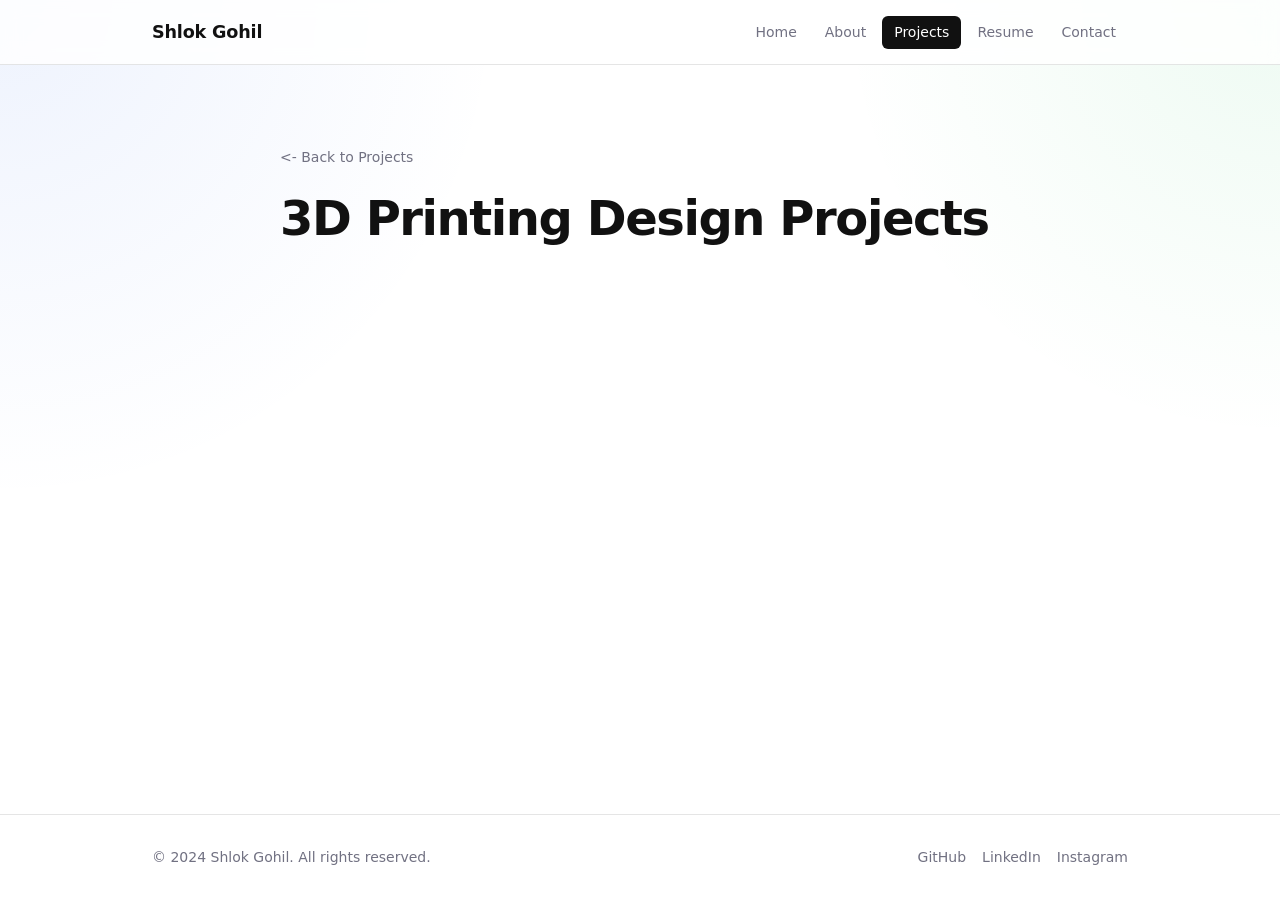
<file: projects/3d-printing-projects.html>
<!DOCTYPE html>
<html lang="en">
  <head>
    <meta charset="UTF-8" />
    <meta name="viewport" content="width=device-width, initial-scale=1.0" />
    <title>3D Printing Design Projects | Shlok Gohil Portfolio</title>
    <link rel="stylesheet" href="../styles.css" />
  </head>
  <body>
    <div class="page">
      <header class="site-header">
        <nav class="nav" aria-label="Main navigation">
          <a href="../index.html" class="brand">Shlok Gohil</a>
          <ul class="nav-links">
            <li><a href="../index.html">Home</a></li>
            <li><a href="../about.html">About</a></li>
            <li><a href="../projects.html" class="active">Projects</a></li>
            <li><a href="../resume.html">Resume</a></li>
            <li><a href="../contact.html">Contact</a></li>
          </ul>
        </nav>
      </header>

      <main>
        <section class="section section-narrow">
          <a href="../projects.html" class="text-link" style="margin-bottom: 24px;">&lt;- Back to Projects</a>
          <h1 class="page-title">3D Printing Design Projects</h1>
          
          <!-- Content goes here -->
          <div class="stack" style="gap: 40px; margin-top: 40px;">
            <!-- Add your project content here -->
          </div>
        </section>
      </main>

      <footer class="site-footer">
        <div class="footer-inner">
          <span>&copy; 2024 Shlok Gohil. All rights reserved.</span>
          <div class="footer-links"><a href="https://github.com/SG-925">GitHub</a><a href="https://www.linkedin.com/in/shlok-gohil-320a95397/">LinkedIn</a><a href="#">Instagram</a></div>
        </div>
      </footer>
    </div>

    <script src="../script.js"></script>
  </body>
</html>
</file>
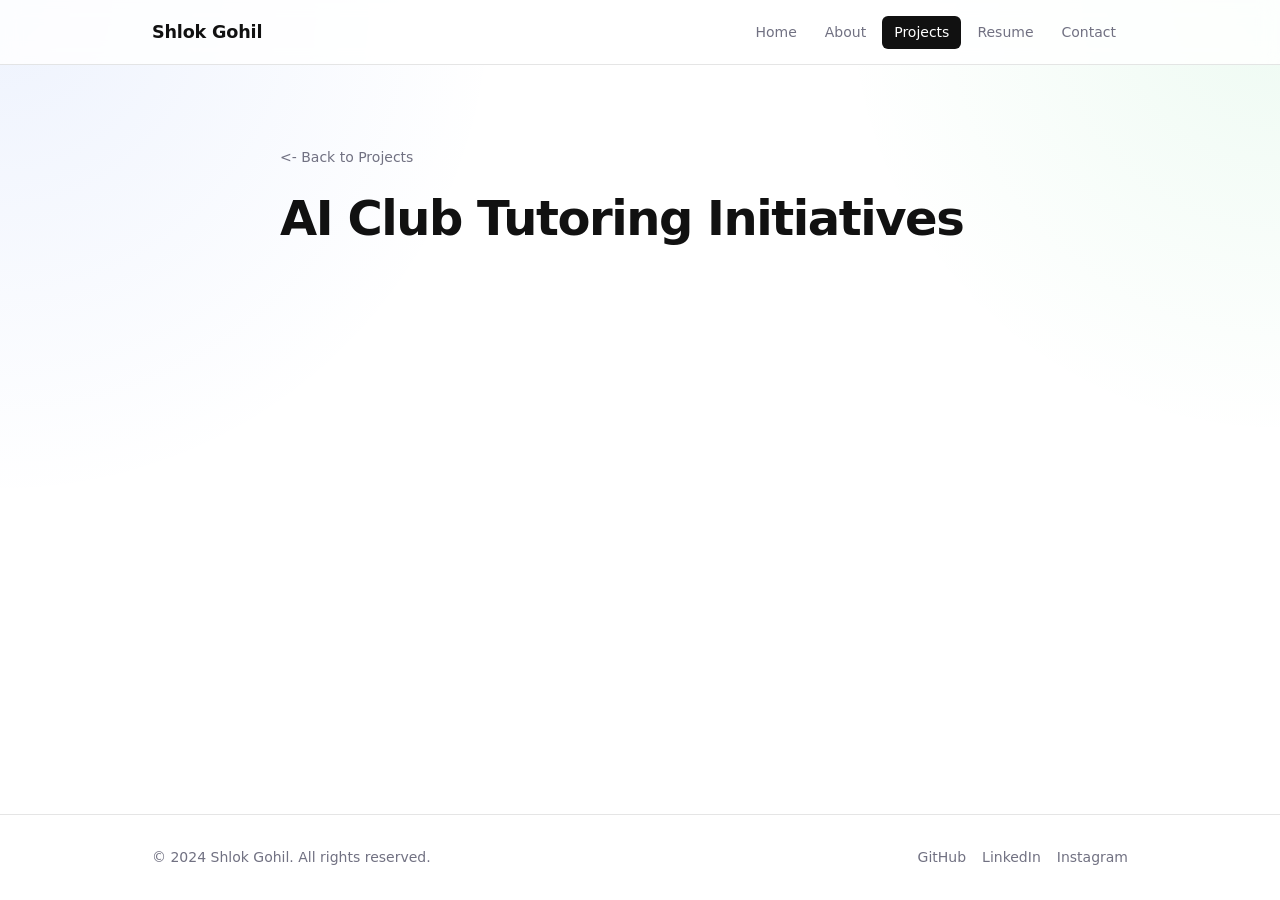
<file: projects/ai-club-tutoring.html>
<!DOCTYPE html>
<html lang="en">
  <head>
    <meta charset="UTF-8" />
    <meta name="viewport" content="width=device-width, initial-scale=1.0" />
    <title>AI Club Tutoring Initiatives | Shlok Gohil Portfolio</title>
    <link rel="stylesheet" href="../styles.css" />
  </head>
  <body>
    <div class="page">
      <header class="site-header">
        <nav class="nav" aria-label="Main navigation">
          <a href="../index.html" class="brand">Shlok Gohil</a>
          <ul class="nav-links">
            <li><a href="../index.html">Home</a></li>
            <li><a href="../about.html">About</a></li>
            <li><a href="../projects.html" class="active">Projects</a></li>
            <li><a href="../resume.html">Resume</a></li>
            <li><a href="../contact.html">Contact</a></li>
          </ul>
        </nav>
      </header>

      <main>
        <section class="section section-narrow">
          <a href="../projects.html" class="text-link" style="margin-bottom: 24px;">&lt;- Back to Projects</a>
          <h1 class="page-title">AI Club Tutoring Initiatives</h1>
          
          <!-- Content goes here -->
          <div class="stack" style="gap: 40px; margin-top: 40px;">
            <!-- Add your project content here -->
          </div>
        </section>
      </main>

      <footer class="site-footer">
        <div class="footer-inner">
          <span>&copy; 2024 Shlok Gohil. All rights reserved.</span>
          <div class="footer-links"><a href="https://github.com/SG-925">GitHub</a><a href="https://www.linkedin.com/in/shlok-gohil-320a95397/">LinkedIn</a><a href="#">Instagram</a></div>
        </div>
      </footer>
    </div>

    <script src="../script.js"></script>
  </body>
</html>
</file>
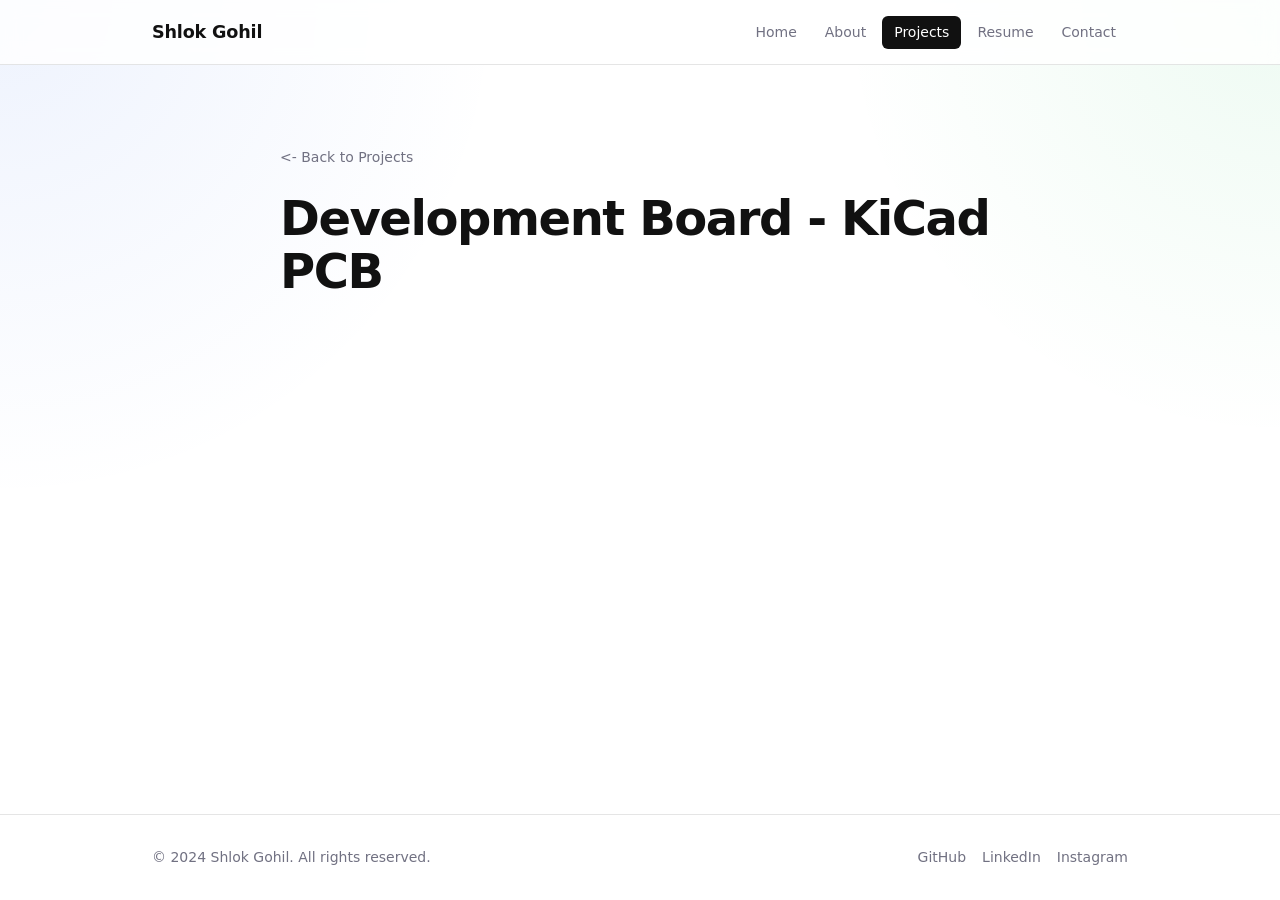
<file: projects/development-board.html>
<!DOCTYPE html>
<html lang="en">
  <head>
    <meta charset="UTF-8" />
    <meta name="viewport" content="width=device-width, initial-scale=1.0" />
    <title>Development Board - KiCad PCB | Shlok Gohil Portfolio</title>
    <link rel="stylesheet" href="../styles.css" />
  </head>
  <body>
    <div class="page">
      <header class="site-header">
        <nav class="nav" aria-label="Main navigation">
          <a href="../index.html" class="brand">Shlok Gohil</a>
          <ul class="nav-links">
            <li><a href="../index.html">Home</a></li>
            <li><a href="../about.html">About</a></li>
            <li><a href="../projects.html" class="active">Projects</a></li>
            <li><a href="../resume.html">Resume</a></li>
            <li><a href="../contact.html">Contact</a></li>
          </ul>
        </nav>
      </header>

      <main>
        <section class="section section-narrow">
          <a href="../projects.html" class="text-link" style="margin-bottom: 24px;">&lt;- Back to Projects</a>
          <h1 class="page-title">Development Board - KiCad PCB</h1>
          
          <!-- Content goes here -->
          <div class="stack" style="gap: 40px; margin-top: 40px;">
            <!-- Add your project content here -->
          </div>
        </section>
      </main>

      <footer class="site-footer">
        <div class="footer-inner">
          <span>&copy; 2024 Shlok Gohil. All rights reserved.</span>
          <div class="footer-links"><a href="https://github.com/SG-925">GitHub</a><a href="https://www.linkedin.com/in/shlok-gohil-320a95397/">LinkedIn</a><a href="#">Instagram</a></div>
        </div>
      </footer>
    </div>

    <script src="../script.js"></script>
  </body>
</html>
</file>
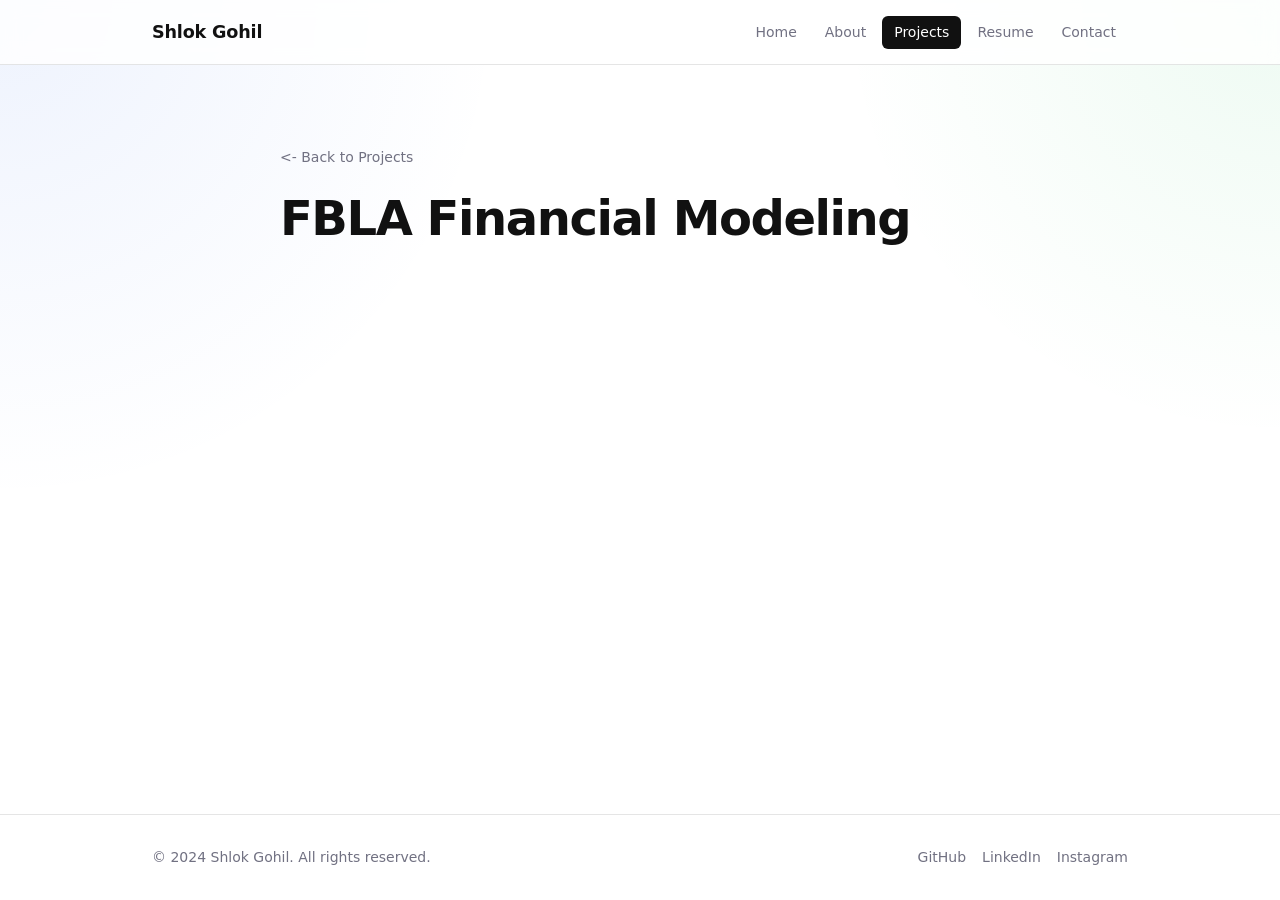
<file: projects/fbla-financial-modeling.html>
<!DOCTYPE html>
<html lang="en">
  <head>
    <meta charset="UTF-8" />
    <meta name="viewport" content="width=device-width, initial-scale=1.0" />
    <title>FBLA Financial Modeling | Shlok Gohil Portfolio</title>
    <link rel="stylesheet" href="../styles.css" />
  </head>
  <body>
    <div class="page">
      <header class="site-header">
        <nav class="nav" aria-label="Main navigation">
          <a href="../index.html" class="brand">Shlok Gohil</a>
          <ul class="nav-links">
            <li><a href="../index.html">Home</a></li>
            <li><a href="../about.html">About</a></li>
            <li><a href="../projects.html" class="active">Projects</a></li>
            <li><a href="../resume.html">Resume</a></li>
            <li><a href="../contact.html">Contact</a></li>
          </ul>
        </nav>
      </header>

      <main>
        <section class="section section-narrow">
          <a href="../projects.html" class="text-link" style="margin-bottom: 24px;">&lt;- Back to Projects</a>
          <h1 class="page-title">FBLA Financial Modeling</h1>
          
          <!-- Content goes here -->
          <div class="stack" style="gap: 40px; margin-top: 40px;">
            <!-- Add your project content here -->
          </div>
        </section>
      </main>

      <footer class="site-footer">
        <div class="footer-inner">
          <span>&copy; 2024 Shlok Gohil. All rights reserved.</span>
          <div class="footer-links"><a href="https://github.com/SG-925">GitHub</a><a href="https://www.linkedin.com/in/shlok-gohil-320a95397/">LinkedIn</a><a href="#">Instagram</a></div>
        </div>
      </footer>
    </div>

    <script src="../script.js"></script>
  </body>
</html>
</file>
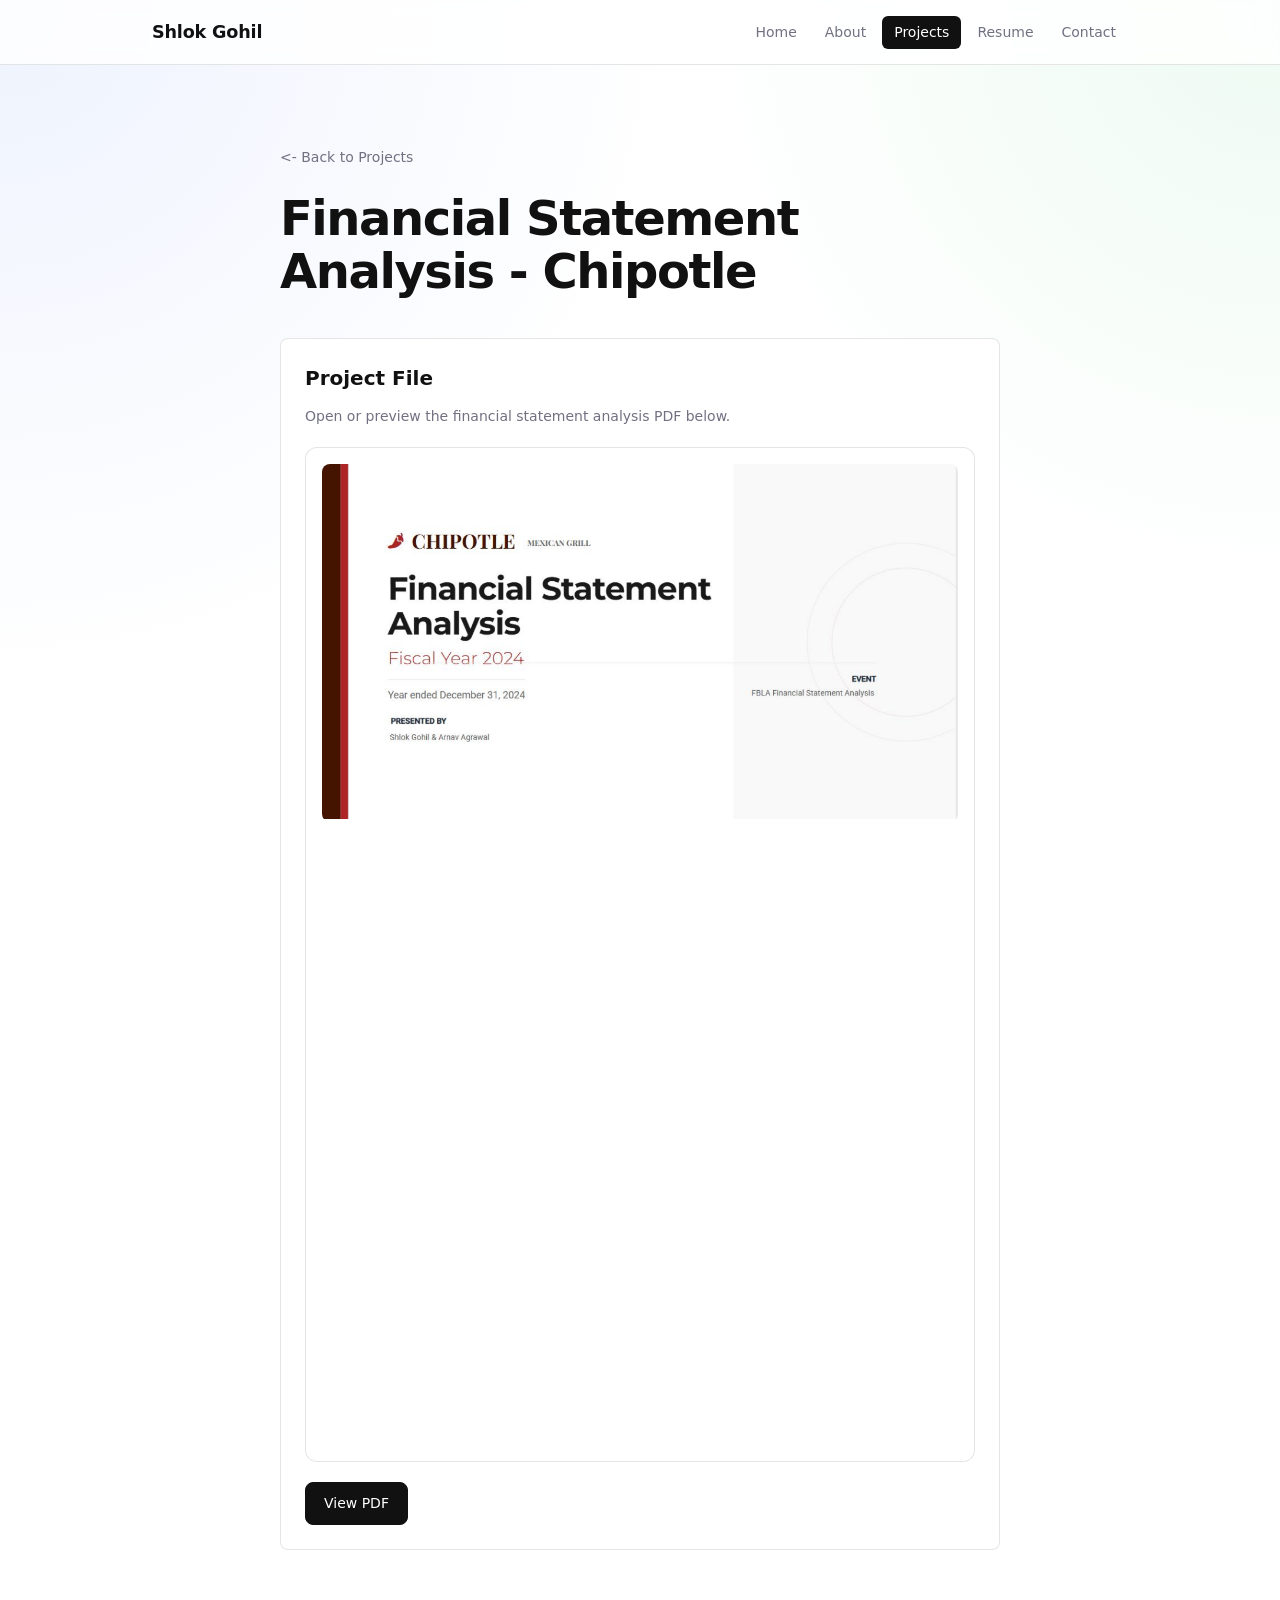
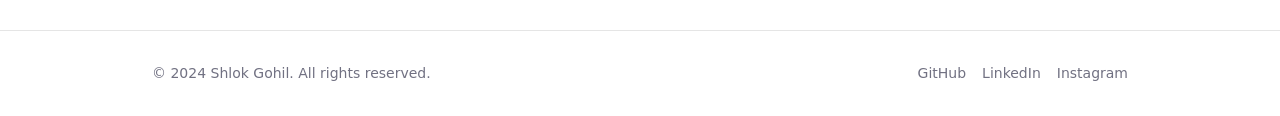
<file: projects/financial-analysis-chipotle.html>
<!DOCTYPE html>
<html lang="en">
  <head>
    <meta charset="UTF-8" />
    <meta name="viewport" content="width=device-width, initial-scale=1.0" />
    <title>Financial Statement Analysis - Chipotle | Shlok Gohil Portfolio</title>
    <link rel="stylesheet" href="../styles.css" />
  </head>
  <body>
    <div class="page">
      <header class="site-header">
        <nav class="nav" aria-label="Main navigation">
          <a href="../index.html" class="brand">Shlok Gohil</a>
          <ul class="nav-links">
            <li><a href="../index.html">Home</a></li>
            <li><a href="../about.html">About</a></li>
            <li><a href="../projects.html" class="active">Projects</a></li>
            <li><a href="../resume.html">Resume</a></li>
            <li><a href="../contact.html">Contact</a></li>
          </ul>
        </nav>
      </header>

      <main>
        <section class="section section-narrow">
          <a href="../projects.html" class="text-link" style="margin-bottom: 24px;">&lt;- Back to Projects</a>
          <h1 class="page-title">Financial Statement Analysis - Chipotle</h1>
          
          <div class="stack" style="gap: 24px; margin-top: 40px;">
            <div class="card">
              <h2 style="margin-bottom: 12px;">Project File</h2>
              <p class="muted">Open or preview the financial statement analysis PDF below.</p>
              <div style="border: 1px solid var(--border); border-radius: 12px; overflow: hidden; margin: 20px 0; background: #fff; padding: 16px;">
                <img src="chipotle-preview.png" alt="Preview of the financial statement analysis PDF" style="width: 100%; height: auto; display: block; border-radius: 8px;" />
                <iframe src="financial-statement-analysis.pdf" style="width: 100%; height: 600px; border: none; margin-top: 16px;"></iframe>
              </div>
              <a class="button button-primary" href="financial-statement-analysis.pdf" target="_blank" rel="noreferrer">View PDF</a>
            </div>
          </div>
        </section>
      </main>

      <footer class="site-footer">
        <div class="footer-inner">
          <span>&copy; 2024 Shlok Gohil. All rights reserved.</span>
          <div class="footer-links"><a href="https://github.com/SG-925">GitHub</a><a href="https://www.linkedin.com/in/shlok-gohil-320a95397/">LinkedIn</a><a href="#">Instagram</a></div>
        </div>
      </footer>
    </div>

    <script src="../script.js"></script>
  </body>
</html>
</file>
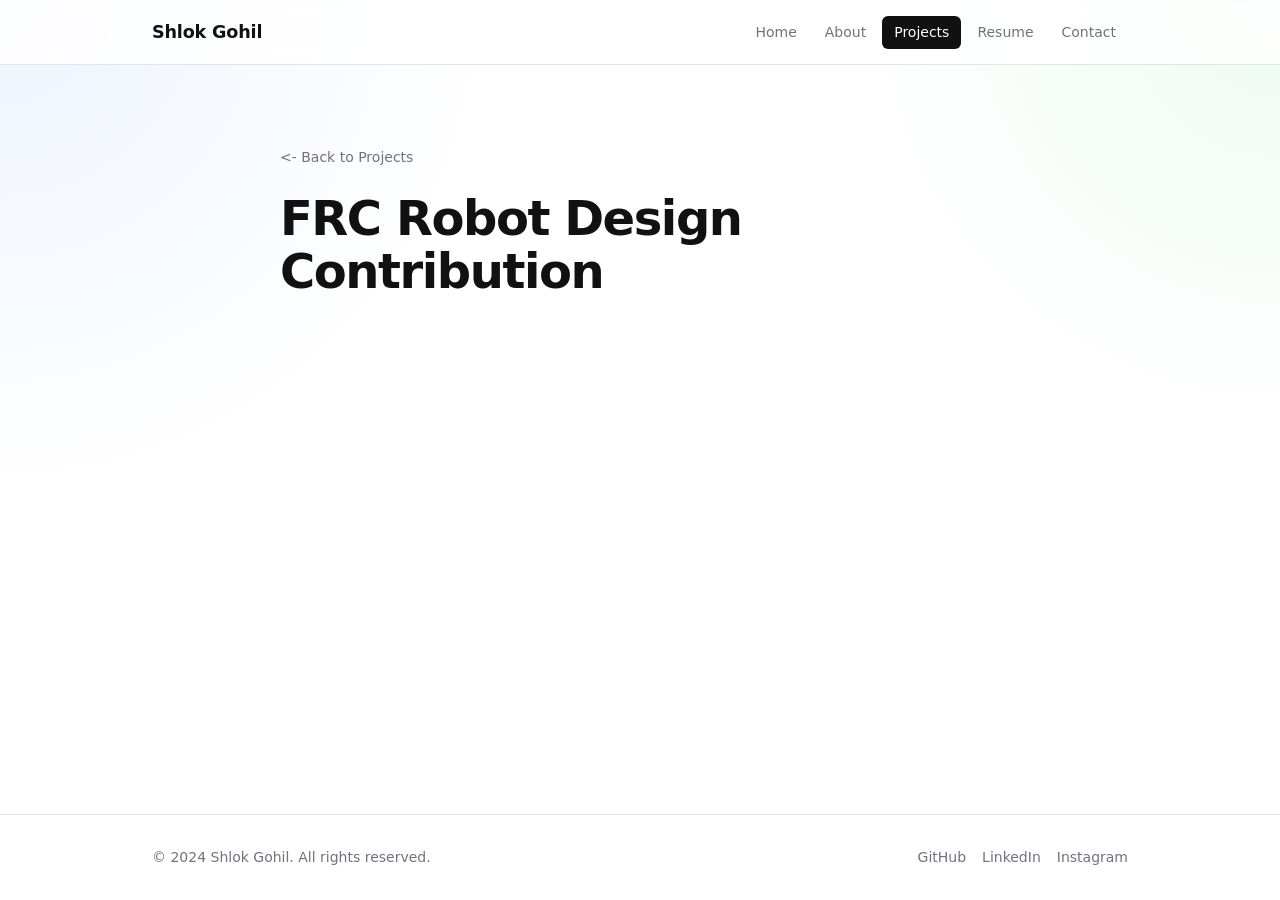
<file: projects/frc-robot.html>
<!DOCTYPE html>
<html lang="en">
  <head>
    <meta charset="UTF-8" />
    <meta name="viewport" content="width=device-width, initial-scale=1.0" />
    <title>FRC Robot Design Contribution | Shlok Gohil Portfolio</title>
    <link rel="stylesheet" href="../styles.css" />
  </head>
  <body>
    <div class="page">
      <header class="site-header">
        <nav class="nav" aria-label="Main navigation">
          <a href="../index.html" class="brand">Shlok Gohil</a>
          <ul class="nav-links">
            <li><a href="../index.html">Home</a></li>
            <li><a href="../about.html">About</a></li>
            <li><a href="../projects.html" class="active">Projects</a></li>
            <li><a href="../resume.html">Resume</a></li>
            <li><a href="../contact.html">Contact</a></li>
          </ul>
        </nav>
      </header>

      <main>
        <section class="section section-narrow">
          <a href="../projects.html" class="text-link" style="margin-bottom: 24px;">&lt;- Back to Projects</a>
          <h1 class="page-title">FRC Robot Design Contribution</h1>
          
          <!-- Content goes here -->
          <div class="stack" style="gap: 40px; margin-top: 40px;">
            <!-- Add your project content here -->
          </div>
        </section>
      </main>

      <footer class="site-footer">
        <div class="footer-inner">
          <span>&copy; 2024 Shlok Gohil. All rights reserved.</span>
          <div class="footer-links"><a href="https://github.com/SG-925">GitHub</a><a href="https://www.linkedin.com/in/shlok-gohil-320a95397/">LinkedIn</a><a href="#">Instagram</a></div>
        </div>
      </footer>
    </div>

    <script src="../script.js"></script>
  </body>
</html>
</file>
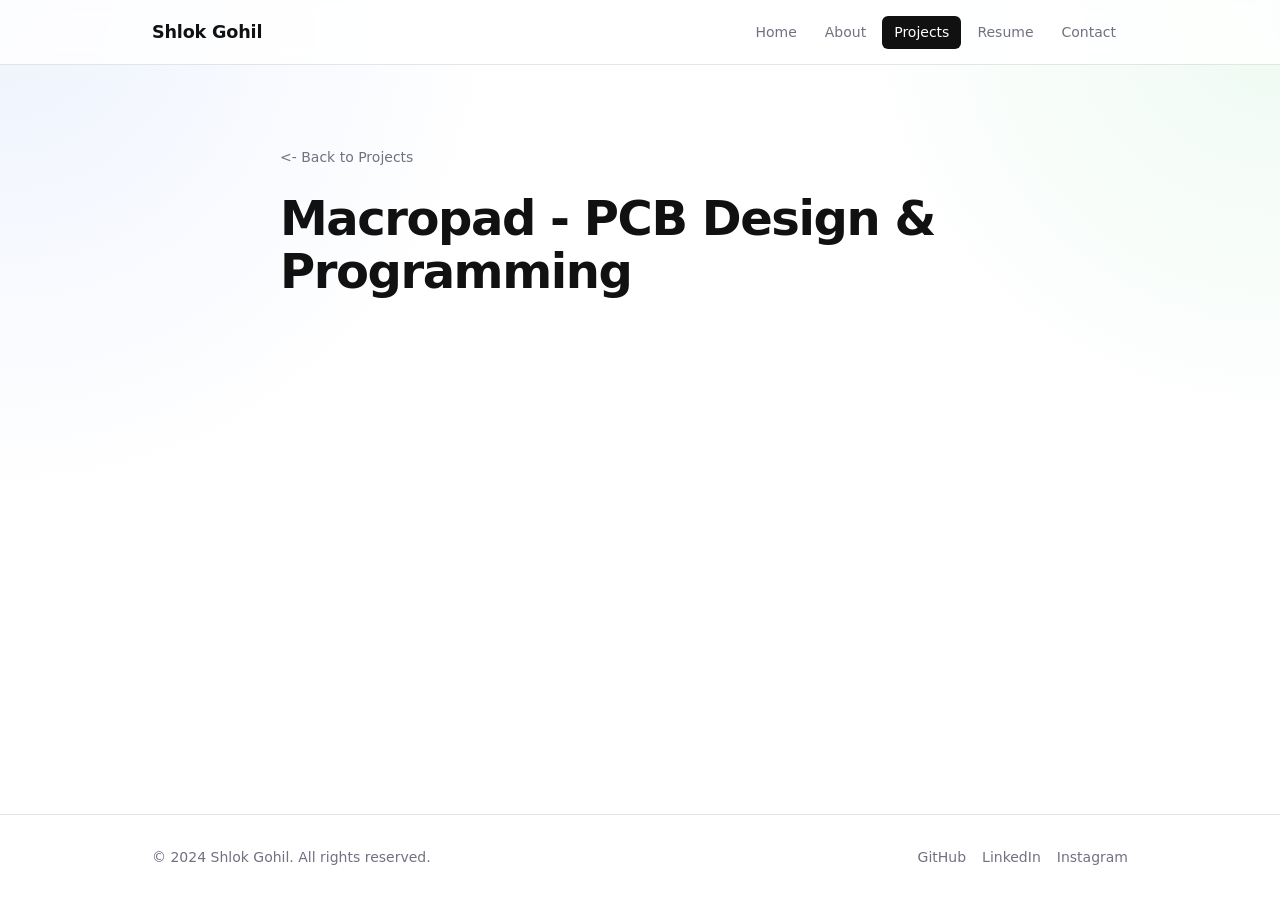
<file: projects/macropad-pcb.html>
<!DOCTYPE html>
<html lang="en">
  <head>
    <meta charset="UTF-8" />
    <meta name="viewport" content="width=device-width, initial-scale=1.0" />
    <title>Macropad - PCB Design & Programming | Shlok Gohil Portfolio</title>
    <link rel="stylesheet" href="../styles.css" />
  </head>
  <body>
    <div class="page">
      <header class="site-header">
        <nav class="nav" aria-label="Main navigation">
          <a href="../index.html" class="brand">Shlok Gohil</a>
          <ul class="nav-links">
            <li><a href="../index.html">Home</a></li>
            <li><a href="../about.html">About</a></li>
            <li><a href="../projects.html" class="active">Projects</a></li>
            <li><a href="../resume.html">Resume</a></li>
            <li><a href="../contact.html">Contact</a></li>
          </ul>
        </nav>
      </header>

      <main>
        <section class="section section-narrow">
          <a href="../projects.html" class="text-link" style="margin-bottom: 24px;">&lt;- Back to Projects</a>
          <h1 class="page-title">Macropad - PCB Design & Programming</h1>
          
          <!-- Content goes here -->
          <div class="stack" style="gap: 40px; margin-top: 40px;">
            <!-- Add your project content here -->
          </div>
        </section>
      </main>

      <footer class="site-footer">
        <div class="footer-inner">
          <span>&copy; 2024 Shlok Gohil. All rights reserved.</span>
          <div class="footer-links"><a href="https://github.com/SG-925">GitHub</a><a href="https://www.linkedin.com/in/shlok-gohil-320a95397/">LinkedIn</a><a href="#">Instagram</a></div>
        </div>
      </footer>
    </div>

    <script src="../script.js"></script>
  </body>
</html>
</file>
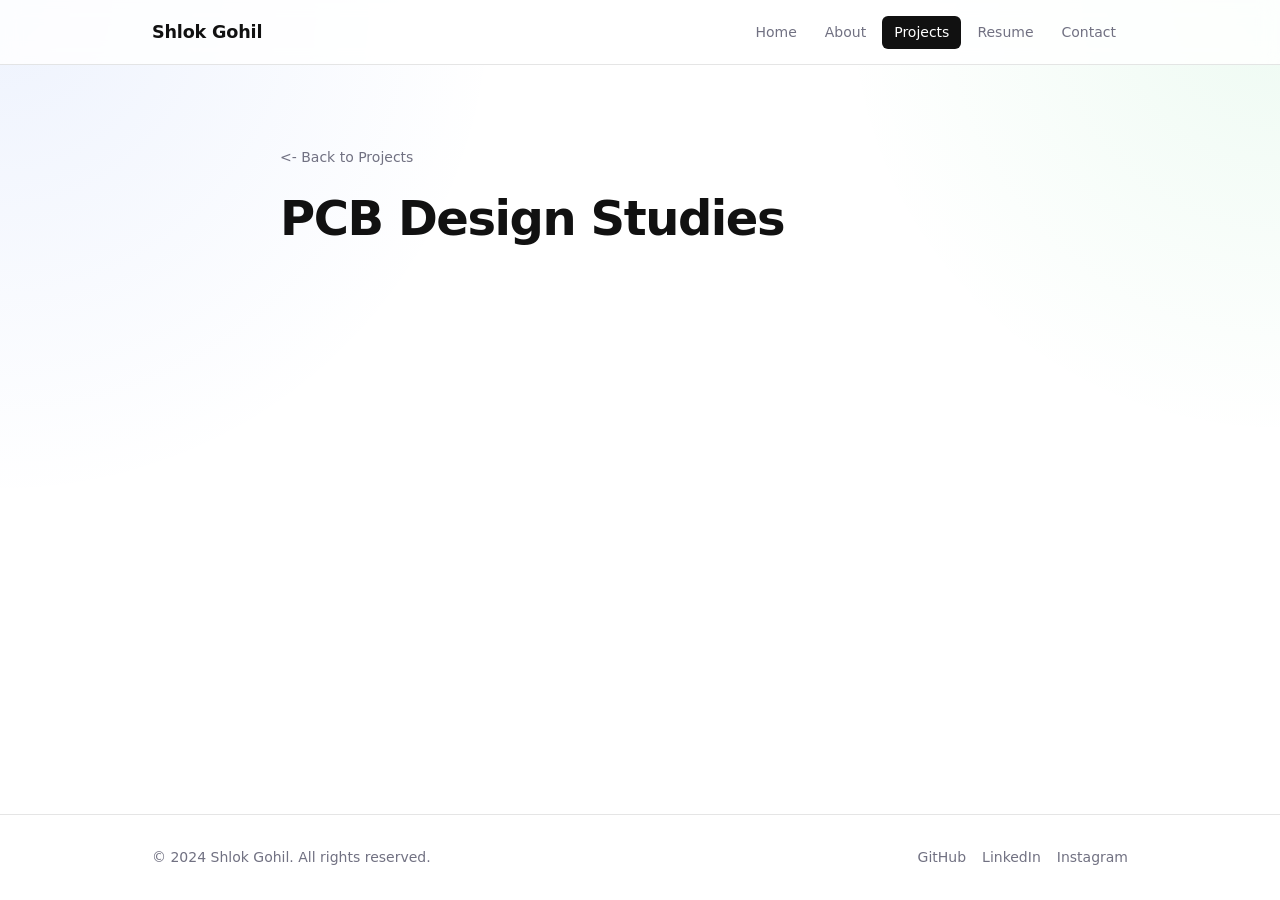
<file: projects/pcb-design-studies.html>
<!DOCTYPE html>
<html lang="en">
  <head>
    <meta charset="UTF-8" />
    <meta name="viewport" content="width=device-width, initial-scale=1.0" />
    <title>PCB Design Studies | Shlok Gohil Portfolio</title>
    <link rel="stylesheet" href="../styles.css" />
  </head>
  <body>
    <div class="page">
      <header class="site-header">
        <nav class="nav" aria-label="Main navigation">
          <a href="../index.html" class="brand">Shlok Gohil</a>
          <ul class="nav-links">
            <li><a href="../index.html">Home</a></li>
            <li><a href="../about.html">About</a></li>
            <li><a href="../projects.html" class="active">Projects</a></li>
            <li><a href="../resume.html">Resume</a></li>
            <li><a href="../contact.html">Contact</a></li>
          </ul>
        </nav>
      </header>

      <main>
        <section class="section section-narrow">
          <a href="../projects.html" class="text-link" style="margin-bottom: 24px;">&lt;- Back to Projects</a>
          <h1 class="page-title">PCB Design Studies</h1>
          
          <!-- Content goes here -->
          <div class="stack" style="gap: 40px; margin-top: 40px;">
            <!-- Add your project content here -->
          </div>
        </section>
      </main>

      <footer class="site-footer">
        <div class="footer-inner">
          <span>&copy; 2024 Shlok Gohil. All rights reserved.</span>
          <div class="footer-links"><a href="https://github.com/SG-925">GitHub</a><a href="https://www.linkedin.com/in/shlok-gohil-320a95397/">LinkedIn</a><a href="#">Instagram</a></div>
        </div>
      </footer>
    </div>

    <script src="../script.js"></script>
  </body>
</html>
</file>
<file: styles.css>
:root {
  --background: #ffffff;
  --foreground: #111111;
  --muted: #ececf0;
  --muted-foreground: #717182;
  --accent: #e9ebef;
  --border: rgba(0, 0, 0, 0.1);
  --green: #22c55e;
  --blue-bg: #eff6ff;
  --blue: #2563eb;
  --blue-border: #dbeafe;
}

* {
  box-sizing: border-box;
}

html {
  scroll-behavior: smooth;
}

body {
  margin: 0;
  background:
    radial-gradient(circle at top left, rgba(37, 99, 235, 0.08), transparent 32%),
    radial-gradient(circle at top right, rgba(34, 197, 94, 0.08), transparent 28%),
    var(--background);
  color: var(--foreground);
  font-family: Inter, ui-sans-serif, system-ui, -apple-system, BlinkMacSystemFont, "Segoe UI", sans-serif;
  line-height: 1.5;
}

a {
  color: inherit;
  text-decoration: none;
}

button,
input,
textarea {
  font: inherit;
}

.page {
  min-height: 100vh;
  display: flex;
  flex-direction: column;
}

.site-header {
  position: sticky;
  top: 0;
  z-index: 50;
  border-bottom: 1px solid var(--border);
  background: rgba(255, 255, 255, 0.82);
  backdrop-filter: blur(10px);
}

.nav {
  max-width: 1024px;
  height: 64px;
  margin: 0 auto;
  padding: 0 24px;
  display: flex;
  align-items: center;
  justify-content: space-between;
  gap: 18px;
}

.brand {
  font-size: 1.1rem;
  font-weight: 700;
  letter-spacing: -0.01em;
}

.nav-links {
  display: flex;
  align-items: center;
  gap: 4px;
  margin: 0;
  padding: 0;
  list-style: none;
}

.nav-links a {
  display: inline-flex;
  border-radius: 6px;
  padding: 6px 12px;
  color: var(--muted-foreground);
  font-size: 0.875rem;
  transition: background 160ms ease, color 160ms ease;
}

.nav-links a:hover,
.nav-links a.active {
  background: var(--foreground);
  color: var(--background);
}

main {
  flex: 1;
}

.section {
  max-width: 1024px;
  margin: 0 auto;
  padding: 80px 24px;
}

.section-narrow {
  max-width: 768px;
}

.eyebrow {
  display: inline-flex;
  align-items: center;
  gap: 8px;
  border: 1px solid var(--border);
  border-radius: 999px;
  padding: 4px 12px;
  color: var(--muted-foreground);
  font-size: 0.875rem;
  margin-bottom: 32px;
}

.dot {
  width: 8px;
  height: 8px;
  border-radius: 999px;
  background: var(--green);
  flex: 0 0 auto;
}

h1,
h2,
h3,
p {
  margin-top: 0;
}

h1 {
  margin-bottom: 24px;
  font-size: clamp(2.5rem, 6vw, 4rem);
  font-weight: 800;
  line-height: 1.1;
  letter-spacing: -0.03em;
}

.page-title {
  font-size: clamp(2rem, 5vw, 3rem);
}

h2 {
  margin-bottom: 32px;
  font-size: 1.25rem;
  font-weight: 700;
}

h3 {
  margin-bottom: 8px;
  font-size: 1.125rem;
  font-weight: 700;
}

.muted {
  color: var(--muted-foreground);
}

.lead {
  max-width: 640px;
  margin-bottom: 40px;
  color: var(--muted-foreground);
  font-size: 1.125rem;
  line-height: 1.7;
}

.hero {
  padding-top: 80px;
}

.hero-grid {
  display: grid;
  grid-template-columns: 1.4fr 0.9fr;
  gap: 32px;
  align-items: start;
}

.hero-panel {
  border: 1px solid var(--border);
  border-radius: 20px;
  padding: 28px;
  background: linear-gradient(180deg, rgba(255, 255, 255, 0.96), rgba(248, 250, 252, 0.96));
  box-shadow: 0 24px 60px rgba(17, 17, 17, 0.06);
}

.section-surface {
  border: 1px solid var(--border);
  border-radius: 24px;
  padding: 28px;
  background: rgba(255, 255, 255, 0.82);
}

.mini-list {
  display: grid;
  gap: 12px;
}

.mini-list div {
  display: flex;
  justify-content: space-between;
  gap: 12px;
  align-items: baseline;
  padding-bottom: 12px;
  border-bottom: 1px solid var(--border);
}

.mini-list div:last-child {
  padding-bottom: 0;
  border-bottom: 0;
}

.home-note {
  border-left: 3px solid var(--foreground);
  padding-left: 14px;
}

.actions {
  display: flex;
  flex-wrap: wrap;
  align-items: center;
  gap: 16px;
}

.button {
  display: inline-flex;
  align-items: center;
  gap: 8px;
  border: 1px solid var(--border);
  border-radius: 8px;
  padding: 10px 18px;
  background: transparent;
  color: var(--foreground);
  font-size: 0.875rem;
  cursor: pointer;
  transition: background 160ms ease, border-color 160ms ease, opacity 160ms ease;
}

.button:hover {
  background: var(--accent);
}

.button-primary {
  border-color: var(--foreground);
  background: var(--foreground);
  color: var(--background);
}

.button-primary:hover {
  background: var(--foreground);
  opacity: 0.85;
}

.icon-row {
  display: flex;
  align-items: center;
  gap: 12px;
  margin-left: 8px;
}

.icon-row a {
  color: var(--muted-foreground);
  transition: color 160ms ease;
}

.icon-row a:hover {
  color: var(--foreground);
}

.stats {
  display: grid;
  grid-template-columns: repeat(4, 1fr);
  gap: 1px;
  overflow: hidden;
  border: 1px solid var(--border);
  border-radius: 12px;
  background: var(--border);
  margin: 16px 0 80px;
}

.stat {
  background: var(--background);
  padding: 32px 24px;
  text-align: center;
}

.stat strong {
  display: block;
  font-size: 2rem;
  letter-spacing: -0.02em;
}

.stat span {
  display: block;
  margin-top: 4px;
  color: var(--muted-foreground);
  font-size: 0.875rem;
}

.section-head {
  display: flex;
  align-items: center;
  justify-content: space-between;
  gap: 16px;
  margin-bottom: 32px;
}

.section-head h2 {
  margin: 0;
}

.text-link {
  display: inline-flex;
  align-items: center;
  gap: 4px;
  color: var(--muted-foreground);
  font-size: 0.875rem;
}

.text-link:hover {
  color: var(--foreground);
}

.grid {
  display: grid;
  gap: 16px;
}

.grid-2 {
  grid-template-columns: repeat(2, 1fr);
}

.grid-3 {
  grid-template-columns: repeat(3, 1fr);
}

.grid-4 {
  grid-template-columns: repeat(4, 1fr);
  gap: 24px;
}

.card {
  border: 1px solid var(--border);
  border-radius: 8px;
  padding: 24px;
  background: var(--background);
  transition: border-color 160ms ease, background 160ms ease;
}

.card:hover {
  border-color: rgba(17, 17, 17, 0.3);
}

.card p {
  margin-bottom: 16px;
  color: var(--muted-foreground);
  font-size: 0.875rem;
  line-height: 1.6;
}

.tags {
  display: flex;
  flex-wrap: wrap;
  gap: 8px;
}

.tag {
  border-radius: 4px;
  background: var(--muted);
  color: var(--muted-foreground);
  padding: 2px 8px;
  font-size: 0.75rem;
}

.pill-row {
  display: flex;
  flex-wrap: wrap;
  gap: 12px;
}

.pill {
  border: 1px solid var(--border);
  border-radius: 999px;
  padding: 8px 16px;
  font-size: 0.875rem;
}

.two-column {
  display: grid;
  grid-template-columns: 1fr 1fr;
  gap: 64px;
}

.stack {
  display: grid;
  gap: 16px;
}

.profile-mark {
  width: 80px;
  height: 80px;
  border-radius: 999px;
  display: grid;
  place-items: center;
  background: var(--muted);
  font-size: 1.5rem;
  font-weight: 800;
}

.detail-row {
  display: flex;
  justify-content: space-between;
  gap: 16px;
  font-size: 0.875rem;
}

.skill-list {
  display: grid;
  gap: 8px;
}

.skill-list span {
  border-radius: 6px;
  background: var(--muted);
  padding: 6px 12px;
  font-size: 0.875rem;
}

.timeline-item {
  display: grid;
  grid-template-columns: 14px 1fr;
  gap: 24px;
  padding-bottom: 40px;
}

.timeline-line {
  display: flex;
  flex-direction: column;
  align-items: center;
}

.timeline-dot {
  width: 12px;
  height: 12px;
  border-radius: 999px;
  margin-top: 6px;
  background: var(--foreground);
}

.timeline-stem {
  width: 1px;
  flex: 1;
  margin-top: 8px;
  background: var(--border);
}

.filters {
  display: flex;
  flex-wrap: wrap;
  gap: 8px;
  margin-bottom: 40px;
}

.filter {
  border: 1px solid var(--border);
  border-radius: 999px;
  padding: 7px 16px;
  background: transparent;
  color: var(--muted-foreground);
  font-size: 0.875rem;
  cursor: pointer;
}

.filter:hover,
.filter.active {
  border-color: var(--foreground);
  background: var(--foreground);
  color: var(--background);
}

.project-top,
.project-bottom,
.resume-row,
.award-row {
  display: flex;
  justify-content: space-between;
  gap: 16px;
}

.project-actions {
  display: flex;
  align-items: center;
  gap: 8px;
  color: var(--muted-foreground);
}

.status {
  border: 1px solid var(--blue-border);
  border-radius: 4px;
  background: var(--blue-bg);
  color: var(--blue);
  padding: 2px 8px;
  font-size: 0.75rem;
}

.resume-section {
  margin-bottom: 56px;
}

.resume-section h2 {
  border-bottom: 1px solid var(--border);
  padding-bottom: 12px;
}

.resume-item {
  margin-bottom: 40px;
}

.bullets {
  display: grid;
  gap: 6px;
  margin: 0;
  padding: 0;
  list-style: none;
}

.bullets li {
  display: flex;
  gap: 8px;
  color: var(--muted-foreground);
  font-size: 0.875rem;
  line-height: 1.6;
}

.bullets li::before {
  content: "";
  width: 4px;
  height: 4px;
  border-radius: 999px;
  margin-top: 10px;
  background: var(--muted-foreground);
  flex: 0 0 auto;
}

.contact-card {
  display: flex;
  align-items: center;
  gap: 16px;
  border: 1px solid var(--border);
  border-radius: 8px;
  padding: 16px;
}

.contact-card:hover {
  border-color: rgba(17, 17, 17, 0.3);
  background: var(--accent);
}

.contact-icon {
  width: 36px;
  height: 36px;
  border-radius: 8px;
  display: grid;
  place-items: center;
  background: var(--muted);
  color: var(--muted-foreground);
}

form {
  display: grid;
  gap: 16px;
}

label {
  display: block;
  margin-bottom: 6px;
  font-size: 0.875rem;
  font-weight: 700;
}

input,
textarea {
  width: 100%;
  border: 1px solid var(--border);
  border-radius: 8px;
  background: var(--muted);
  padding: 10px 12px;
  color: var(--foreground);
  font-size: 0.875rem;
  outline: none;
  transition: border-color 160ms ease;
}

input:focus,
textarea:focus {
  border-color: rgba(17, 17, 17, 0.5);
}

textarea {
  min-height: 150px;
  resize: vertical;
}

.success {
  display: none;
  border: 1px solid var(--border);
  border-radius: 8px;
  padding: 40px;
  text-align: center;
}

.success.visible {
  display: block;
}

.hidden {
  display: none;
}

.site-footer {
  border-top: 1px solid var(--border);
}

.footer-inner {
  max-width: 1024px;
  margin: 0 auto;
  padding: 32px 24px;
  display: flex;
  align-items: center;
  justify-content: space-between;
  gap: 16px;
  color: var(--muted-foreground);
  font-size: 0.875rem;
}

.footer-links {
  display: flex;
  gap: 16px;
}

svg {
  display: block;
}

@media (max-width: 820px) {
  .nav {
    height: auto;
    min-height: 64px;
    flex-direction: column;
    align-items: flex-start;
    padding-top: 14px;
    padding-bottom: 14px;
  }

  .nav-links {
    width: 100%;
    overflow-x: auto;
    padding-bottom: 2px;
  }

  .section {
    padding: 64px 20px;
  }

  .stats,
  .grid-2,
  .grid-3,
  .grid-4,
  .two-column {
    grid-template-columns: 1fr;
  }

  .stats {
    grid-template-columns: repeat(2, 1fr);
  }

  .project-bottom,
  .resume-row,
  .award-row {
    flex-direction: column;
    gap: 6px;
  }

  .footer-inner {
    flex-direction: column;
    text-align: center;
  }
}
</file>
